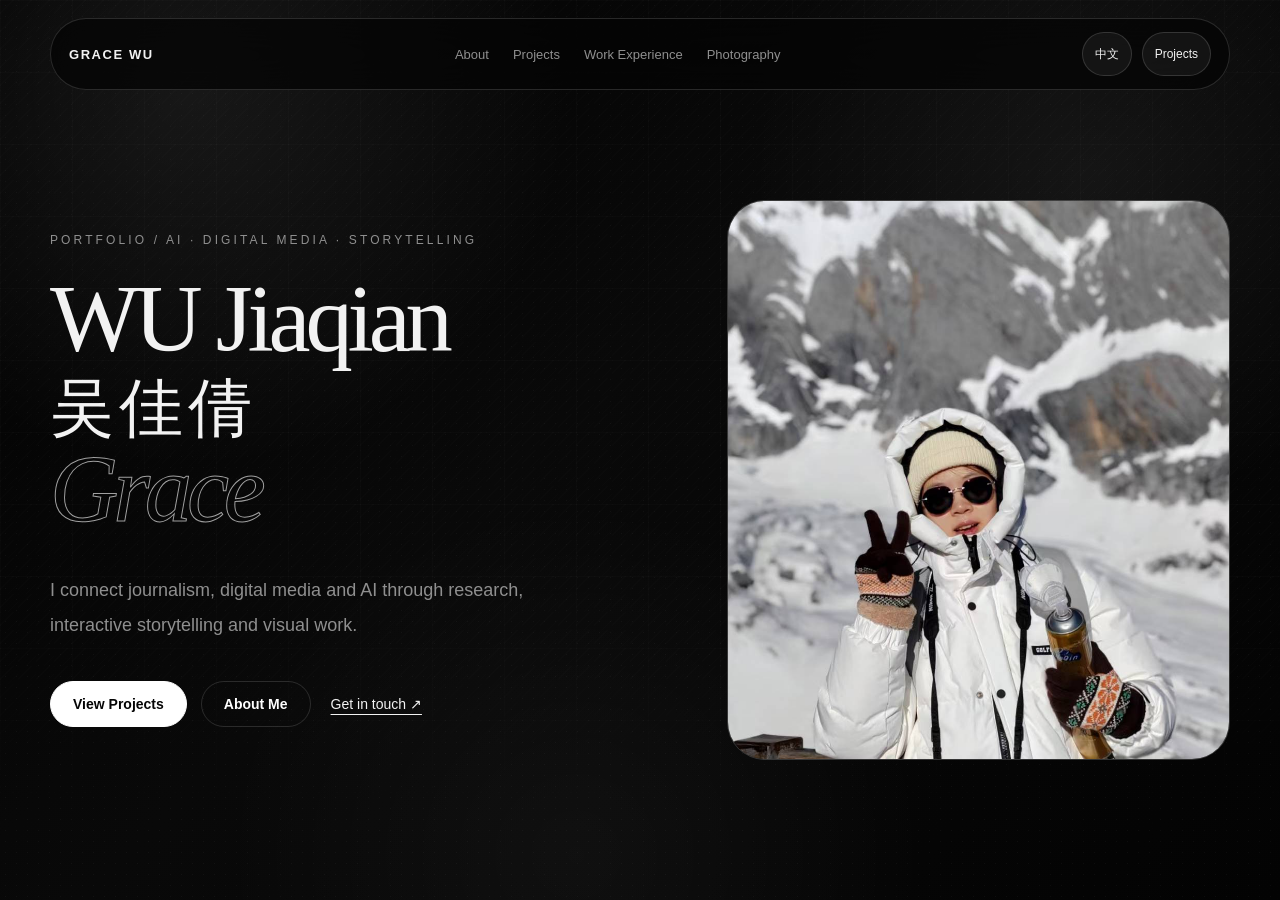
<file: index.html>
<!DOCTYPE html>
<html lang="en">
<head>
  <meta charset="UTF-8" />
  <meta name="viewport" content="width=device-width, initial-scale=1.0" />
  <title>WU Jiaqian | Home</title>
  <meta name="description" content="WU Jiaqian / Grace Wu — AI, digital media, storytelling and visual work. Home." />
  <link rel="stylesheet" href="style.css" />
</head>

<body data-page-en="Home" data-page-zh="首页">
  <a class="skip-link" href="#main" data-en="Skip to content" data-zh="跳转到正文">Skip to content</a>
  <nav class="navbar" aria-label="Main navigation" data-aria-en="Main navigation" data-aria-zh="主导航">
    <a href="index.html" class="logo">GRACE WU</a>

    <div class="nav-links" id="primaryNav">
      <a href="about.html" data-en="About" data-zh="关于我">About</a>
      <a href="projects.html" data-en="Projects" data-zh="项目">Projects</a>
      <a href="work.html" data-en="Work Experience" data-zh="实习经历">Work Experience</a>
      <a href="photography.html" data-en="Photography" data-zh="摄影作品">Photography</a>
    </div>

    <div class="nav-actions">
      <button class="menu-toggle" type="button" aria-controls="primaryNav" aria-expanded="false" data-en="Menu" data-zh="菜单">Menu</button>
      <button type="button" class="lang-btn">中文</button>
      <a href="projects.html" class="nav-pill" data-en="Projects" data-zh="项目">Projects</a>
    </div>
  </nav>

  <main id="main" tabindex="-1" class="home">
    <div class="container home-layout">
      <div class="home-text reveal">
        <div
          class="home-label"
          data-en="Portfolio / AI · Digital Media · Storytelling"
          data-zh="个人作品集 / AI · 数字媒体 · 叙事"
        >
          Portfolio / AI · Digital Media · Storytelling
        </div>

        <h1 class="home-title">
          <span class="home-name-en">WU Jiaqian</span>
          <span class="home-name-zh">吴佳倩</span>
          <span class="outline">Grace</span>
        </h1>

        <p class="home-desc" data-en="I connect journalism, digital media and AI through research, interactive storytelling and visual work." data-zh="从新闻传播出发，我通过研究、互动叙事与视觉创作，探索数字媒体与 AI 的连接。">I connect journalism, digital media and AI through research, interactive storytelling and visual work.</p>

        <div class="home-actions">
          <a href="projects.html" class="btn btn-primary" data-en="View Projects" data-zh="查看项目">View Projects</a>
          <a href="about.html" class="btn btn-secondary" data-en="About Me" data-zh="关于我">About Me</a>
          <a href="mailto:jiaqian021111@163.com" class="home-contact" data-en="Get in touch ↗" data-zh="联系我 ↗">Get in touch ↗</a>
        </div>
      </div>

      <div class="home-image reveal delay-1">
        <img width="1441" height="1080" decoding="async" fetchpriority="high" src="人1.jpg" alt="WU Jiaqian portfolio cover" />

        <!-- 如果要换成视频封面，删除上面的 img，使用下面这一行：
        <video src="videos/home-cover.mp4" autoplay muted loop playsinline></video>
        -->
      </div>
    </div>
  </main>

  <script src="script.js"></script>
</body>
</html>
</file>
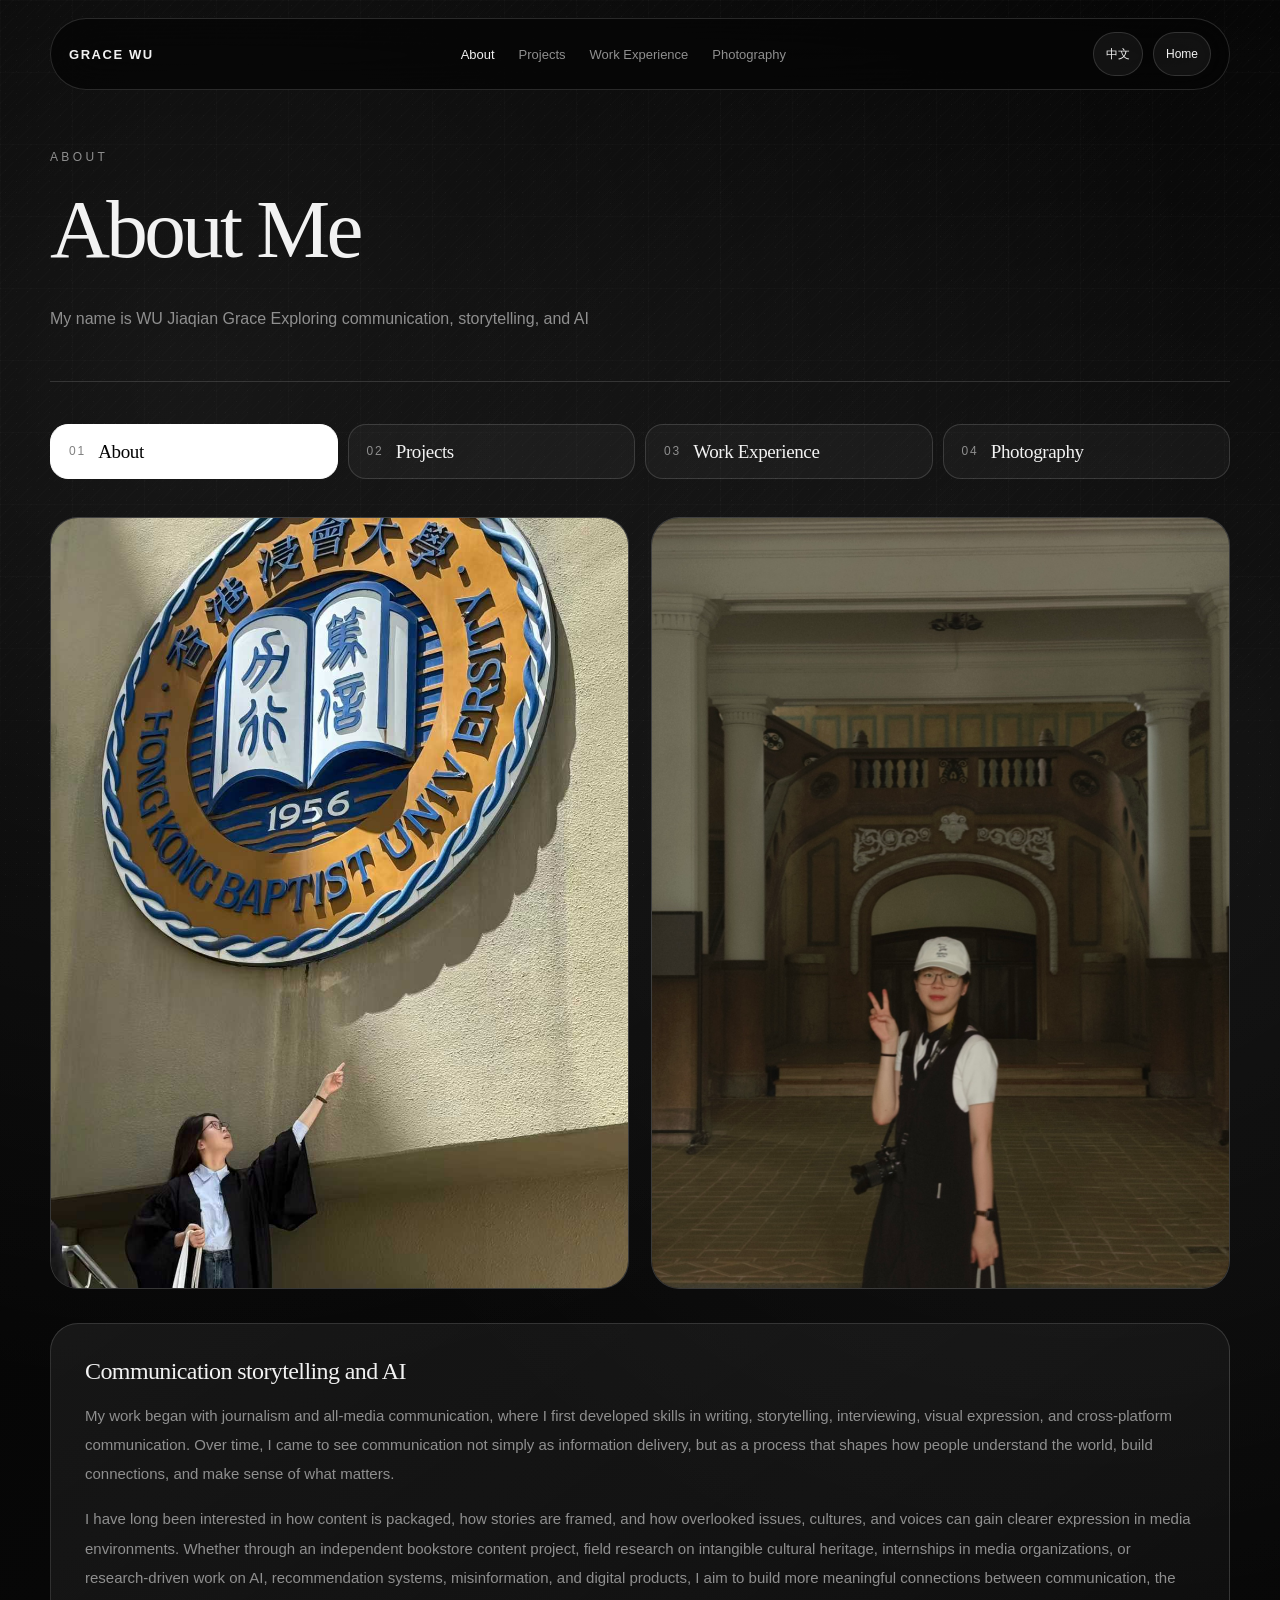
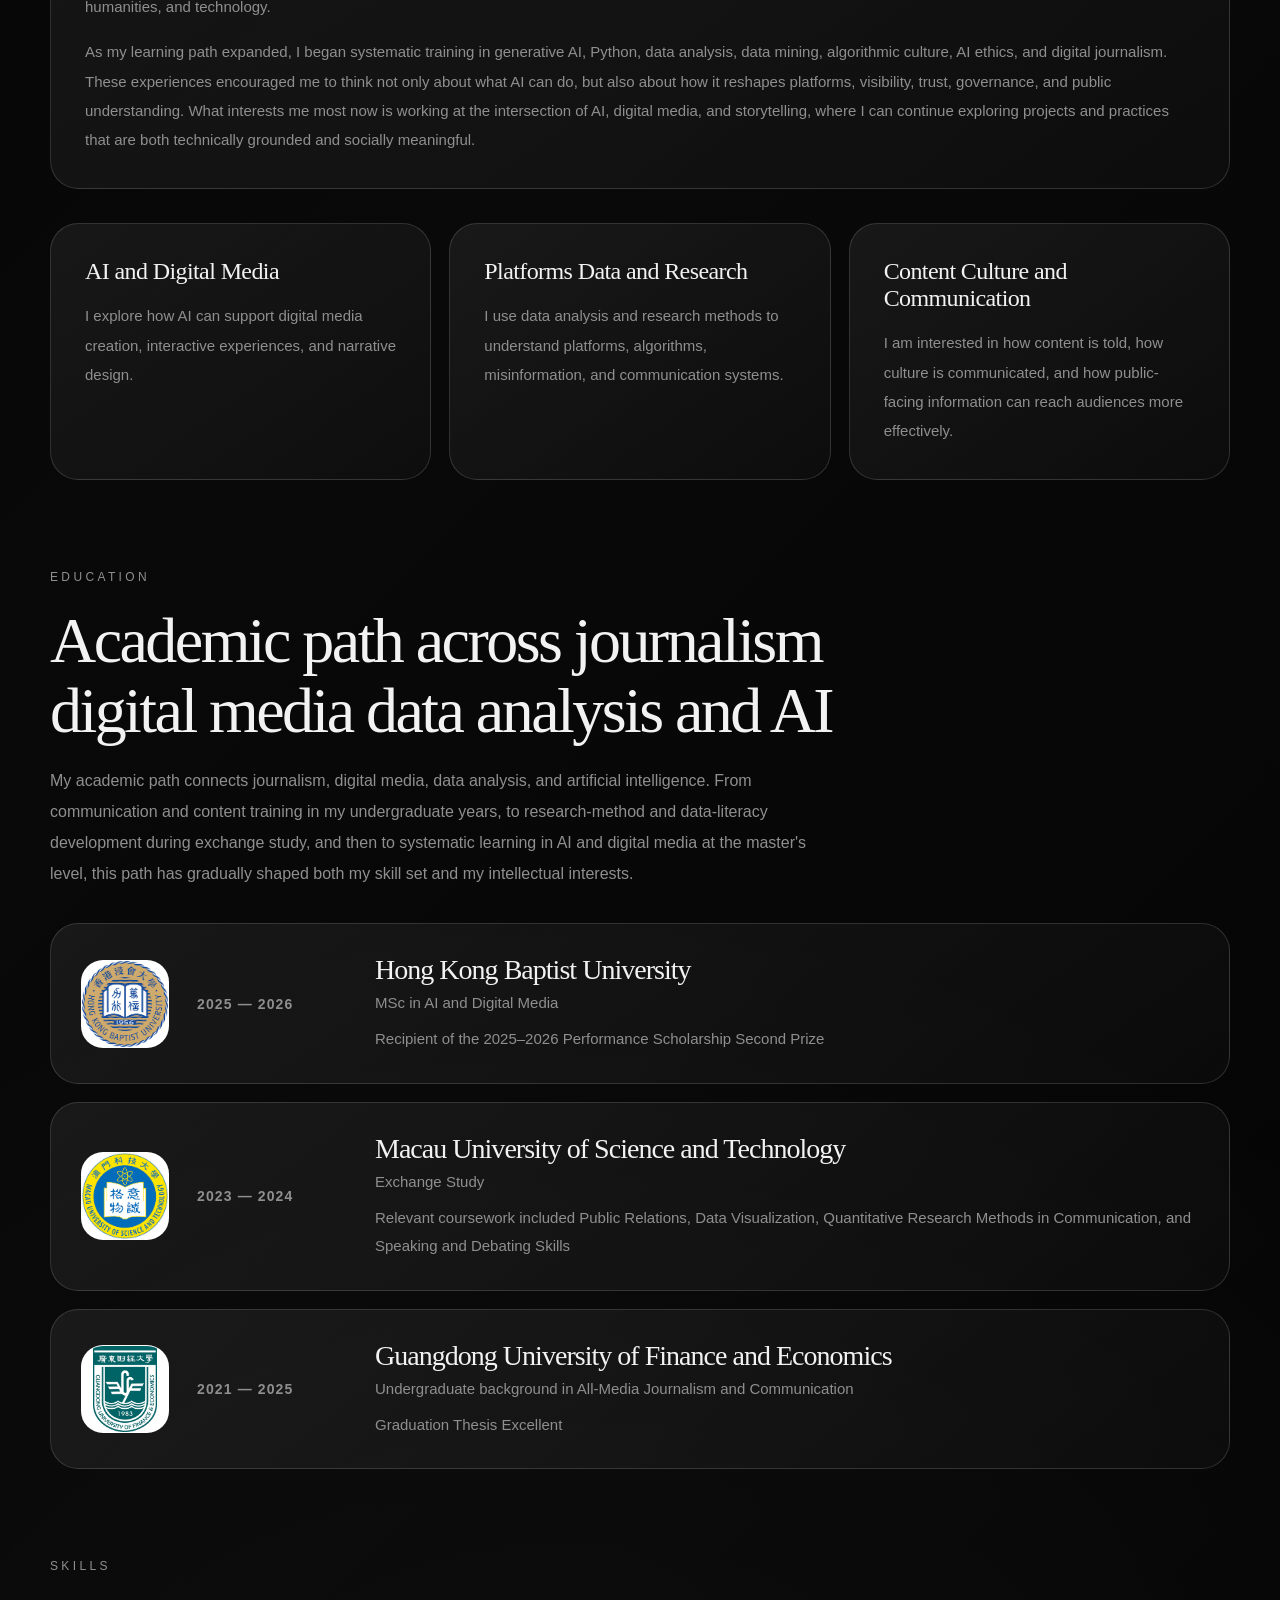
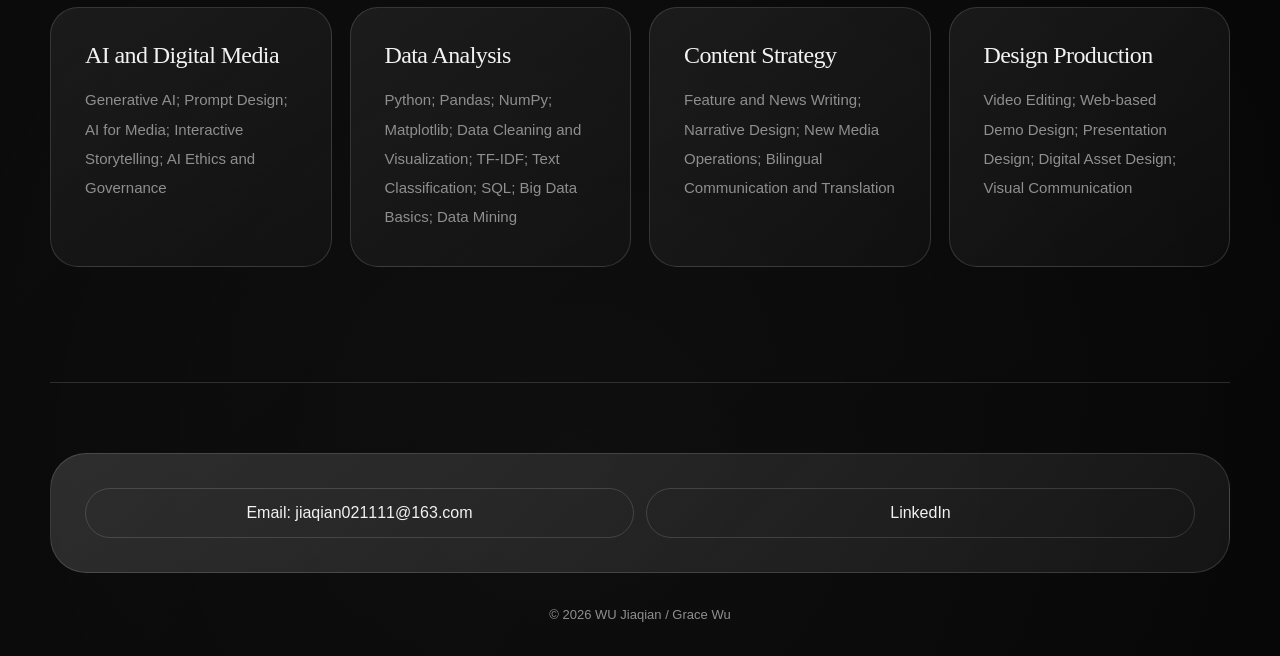
<file: about.html>
<!DOCTYPE html>
<html lang="en">
<head>
  <meta charset="UTF-8" />
  <meta name="viewport" content="width=device-width, initial-scale=1.0" />
  <title>WU Jiaqian | About</title>
  <meta name="description" content="WU Jiaqian / Grace Wu — AI, digital media, storytelling and visual work. About." />
  <link rel="stylesheet" href="style.css" />
</head>

<body data-page-en="About" data-page-zh="关于我">
  <a class="skip-link" href="#main" data-en="Skip to content" data-zh="跳转到正文">Skip to content</a>
  <nav class="navbar" aria-label="Main navigation" data-aria-en="Main navigation" data-aria-zh="主导航">
    <a href="index.html" class="logo">GRACE WU</a>

    <div class="nav-links" id="primaryNav">
      <a href="about.html" class="active" aria-current="page" data-en="About" data-zh="关于我">About</a>
      <a href="projects.html" data-en="Projects" data-zh="项目">Projects</a>
      <a href="work.html" data-en="Work Experience" data-zh="实习经历">Work Experience</a>
      <a href="photography.html" data-en="Photography" data-zh="摄影作品">Photography</a>
    </div>

    <div class="nav-actions">
      <button class="menu-toggle" type="button" aria-controls="primaryNav" aria-expanded="false" data-en="Menu" data-zh="菜单">Menu</button>
      <button type="button" class="lang-btn">中文</button>
      <a href="index.html" class="nav-pill" data-en="Home" data-zh="首页">Home</a>
    </div>
  </nav>

  <main id="main" tabindex="-1" class="page">
    <div class="container">
      <section class="page-hero reveal">
        <div class="page-kicker" data-en="About" data-zh="关于我">About</div>

        <h1 class="page-title" data-en="About Me" data-zh="关于我">
          About Me
        </h1>

        <p
          class="page-desc"
          data-en="My name is WU Jiaqian Grace Exploring communication, storytelling, and AI"
          data-zh="我是吴佳倩 Grace 持续探索传播、叙事与人工智能之间的连接"
        >
          My name is WU Jiaqian Grace Exploring communication, storytelling, and AI
        </p>
      </section>

      <section class="page-directory reveal delay-1">
        <a href="about.html" class="directory-item active" aria-current="page">
          <span>01</span>
          <strong data-en="About" data-zh="关于我">About</strong>
        </a>

        <a href="projects.html" class="directory-item">
          <span>02</span>
          <strong data-en="Projects" data-zh="项目">Projects</strong>
        </a>

        <a href="work.html" class="directory-item">
          <span>03</span>
          <strong data-en="Work Experience" data-zh="实习经历">Work Experience</strong>
        </a>

        <a href="photography.html" class="directory-item">
          <span>04</span>
          <strong data-en="Photography" data-zh="摄影作品">Photography</strong>
        </a>
      </section>

      <section class="about-photo-pair reveal">
        <div class="portrait-card tall">
          <img width="1080" height="1440" decoding="async" loading="lazy" src="人2.jpg" alt="WU Jiaqian portrait 1" />
        </div>

        <div class="portrait-card">
          <img width="2784" height="4176" decoding="async" loading="lazy" src="人3.JPG" alt="WU Jiaqian portrait 2" />
        </div>
      </section>

      <section class="card reveal about-story-card">
        <h2
          data-en="Communication storytelling and AI"
          data-zh="传播 叙事 与人工智能"
        >
          Communication storytelling and AI
        </h2>

        <p
          data-en="My work began with journalism and all-media communication, where I first developed skills in writing, storytelling, interviewing, visual expression, and cross-platform communication. Over time, I came to see communication not simply as information delivery, but as a process that shapes how people understand the world, build connections, and make sense of what matters."
          data-zh="我的学习与实践从新闻学和全媒体传播开始。在这一阶段，我逐渐建立了写作、叙事、采访、视觉表达与跨平台传播能力。随着学习深入，我开始意识到传播并不只是信息传递，它也会影响人们如何理解世界、建立连接，并判断什么是重要的。"
        >
          My work began with journalism and all-media communication, where I first developed skills in writing, storytelling, interviewing, visual expression, and cross-platform communication. Over time, I came to see communication not simply as information delivery, but as a process that shapes how people understand the world, build connections, and make sense of what matters.
        </p>

        <p
          data-en="I have long been interested in how content is packaged, how stories are framed, and how overlooked issues, cultures, and voices can gain clearer expression in media environments. Whether through an independent bookstore content project, field research on intangible cultural heritage, internships in media organizations, or research-driven work on AI, recommendation systems, misinformation, and digital products, I aim to build more meaningful connections between communication, the humanities, and technology."
          data-zh="我长期关注内容如何被包装、故事如何被组织，以及被忽视的问题、文化和声音如何在媒体环境中获得更清晰的表达。无论是独立书店内容项目、非遗田野调研、媒体机构实习，还是围绕 AI、推荐系统、虚假信息与数字产品展开的研究型项目，我都希望在传播、人文与技术之间建立更有意义的连接。"
        >
          I have long been interested in how content is packaged, how stories are framed, and how overlooked issues, cultures, and voices can gain clearer expression in media environments. Whether through an independent bookstore content project, field research on intangible cultural heritage, internships in media organizations, or research-driven work on AI, recommendation systems, misinformation, and digital products, I aim to build more meaningful connections between communication, the humanities, and technology.
        </p>

        <p
          data-en="As my learning path expanded, I began systematic training in generative AI, Python, data analysis, data mining, algorithmic culture, AI ethics, and digital journalism. These experiences encouraged me to think not only about what AI can do, but also about how it reshapes platforms, visibility, trust, governance, and public understanding. What interests me most now is working at the intersection of AI, digital media, and storytelling, where I can continue exploring projects and practices that are both technically grounded and socially meaningful."
          data-zh="随着学习路径不断拓展，我开始系统接触生成式 AI、Python、数据分析、数据挖掘、算法文化、AI 伦理与数字新闻等内容。这些经历促使我不仅思考 AI 能做什么，也思考它如何重塑平台、可见性、信任、治理与公共理解。现在我最感兴趣的是在 AI、数字媒体与叙事的交叉处继续探索兼具技术基础与社会意义的项目和实践。"
        >
          As my learning path expanded, I began systematic training in generative AI, Python, data analysis, data mining, algorithmic culture, AI ethics, and digital journalism. These experiences encouraged me to think not only about what AI can do, but also about how it reshapes platforms, visibility, trust, governance, and public understanding. What interests me most now is working at the intersection of AI, digital media, and storytelling, where I can continue exploring projects and practices that are both technically grounded and socially meaningful.
        </p>
      </section>

      <section class="focus-grid reveal">
        <div class="card">
          <h2 data-en="AI and Digital Media" data-zh="AI 与数字媒体">AI and Digital Media</h2>
          <p
            data-en="I explore how AI can support digital media creation, interactive experiences, and narrative design."
            data-zh="我探索 AI 如何支持数字媒体创作、互动体验与叙事设计。"
          >
            I explore how AI can support digital media creation, interactive experiences, and narrative design.
          </p>
        </div>

        <div class="card">
          <h2 data-en="Platforms Data and Research" data-zh="平台 数据 与研究">Platforms Data and Research</h2>
          <p
            data-en="I use data analysis and research methods to understand platforms, algorithms, misinformation, and communication systems."
            data-zh="我使用数据分析和研究方法理解平台、算法、虚假信息与传播系统。"
          >
            I use data analysis and research methods to understand platforms, algorithms, misinformation, and communication systems.
          </p>
        </div>

        <div class="card">
          <h2 data-en="Content Culture and Communication" data-zh="内容 文化 与传播">Content Culture and Communication</h2>
          <p
            data-en="I am interested in how content is told, how culture is communicated, and how public-facing information can reach audiences more effectively."
            data-zh="我关注内容如何被讲述、文化如何被传播，以及面向公众的信息如何更有效地触达受众。"
          >
            I am interested in how content is told, how culture is communicated, and how public-facing information can reach audiences more effectively.
          </p>
        </div>
      </section>

      <section class="education-section reveal">
        <div class="section-mini-head">
          <div class="page-kicker" data-en="Education" data-zh="教育背景">Education</div>

          <h2
            class="education-title"
            data-en="Academic path across journalism digital media data analysis and AI"
            data-zh="连接新闻传播 数字媒体 数据分析 与人工智能的学习路径"
          >
            Academic path across journalism digital media data analysis and AI
          </h2>

          <p
            class="page-desc"
            data-en="My academic path connects journalism, digital media, data analysis, and artificial intelligence. From communication and content training in my undergraduate years, to research-method and data-literacy development during exchange study, and then to systematic learning in AI and digital media at the master's level, this path has gradually shaped both my skill set and my intellectual interests."
            data-zh="我的学习路径连接了新闻传播、数字媒体、数据分析与人工智能。从本科阶段的传播与内容训练，到交换学习期间的研究方法和数据素养积累，再到硕士阶段对 AI 与数字媒体的系统学习，这条路径逐渐塑造了我的能力结构和学术兴趣。"
          >
            My academic path connects journalism, digital media, data analysis, and artificial intelligence. From communication and content training in my undergraduate years, to research-method and data-literacy development during exchange study, and then to systematic learning in AI and digital media at the master's level, this path has gradually shaped both my skill set and my intellectual interests.
          </p>
        </div>

        <div class="education-list">
          <div class="education-card reveal delay-1">
            <div class="logo-frame logo-frame--hkbu">
            <img src="HKBU.png" width="224" height="225" decoding="async" loading="lazy" alt="Hong Kong Baptist University logo" />
          </div>

            <div class="education-year">2025 — 2026</div>

            <div class="education-content">
              <h3 data-en="Hong Kong Baptist University" data-zh="香港浸会大学">Hong Kong Baptist University</h3>
              <h4 data-en="MSc in AI and Digital Media" data-zh="人工智能与数字媒体 硕士">MSc in AI and Digital Media</h4>
              <p
                data-en="Recipient of the 2025–2026 Performance Scholarship Second Prize"
                data-zh="获得 2025–2026 学年表现奖学金 二等奖"
              >
                Recipient of the 2025–2026 Performance Scholarship Second Prize
              </p>
            </div>
          </div>

          <div class="education-card reveal delay-2">
            <div class="logo-frame logo-frame--must">
            <img src="MUST.png" width="225" height="225" decoding="async" loading="lazy" alt="Macau University of Science and Technology logo" />
          </div>

            <div class="education-year">2023 — 2024</div>

            <div class="education-content">
              <h3 data-en="Macau University of Science and Technology" data-zh="澳门科技大学">Macau University of Science and Technology</h3>
              <h4 data-en="Exchange Study" data-zh="交换学习">Exchange Study</h4>
              <p
                data-en="Relevant coursework included Public Relations, Data Visualization, Quantitative Research Methods in Communication, and Speaking and Debating Skills"
                data-zh="相关课程包括公共关系、数据可视化、传播定量研究方法，以及演讲与辩论技巧"
              >
                Relevant coursework included Public Relations, Data Visualization, Quantitative Research Methods in Communication, and Speaking and Debating Skills.
              </p>
            </div>
          </div>

          <div class="education-card reveal delay-3">
            <div class="logo-frame logo-frame--gdufe">
            <img src="GDUFE.png" width="194" height="259" decoding="async" loading="lazy" alt="Guangdong University of Finance and Economics logo" />
          </div>

            <div class="education-year">2021 — 2025</div>

            <div class="education-content">
              <h3 data-en="Guangdong University of Finance and Economics" data-zh="广东财经大学">Guangdong University of Finance and Economics</h3>
              <h4
                data-en="Undergraduate background in All-Media Journalism and Communication"
                data-zh="全媒体新闻传播相关本科背景"
              >
                Undergraduate background in All-Media Journalism and Communication
              </h4>
              <p data-en="Graduation Thesis Excellent" data-zh="毕业论文 优秀">
                Graduation Thesis Excellent
              </p>
            </div>
          </div>
        </div>
      </section>

      <section class="skills-section reveal">
        <div class="section-mini-head">
          <div class="page-kicker" data-en="Skills" data-zh="技能">Skills</div>
        </div>

        <div class="skills-grid">
          <div class="card">
            <h2 data-en="AI and Digital Media" data-zh="AI 与数字媒体">AI and Digital Media</h2>
            <p
              data-en="Generative AI; Prompt Design; AI for Media; Interactive Storytelling; AI Ethics and Governance"
              data-zh="生成式 AI；提示词设计；媒体中的 AI 应用；互动叙事；AI 伦理与治理"
            >
              Generative AI; Prompt Design; AI for Media; Interactive Storytelling; AI Ethics and Governance
            </p>
          </div>

          <div class="card">
            <h2 data-en="Data Analysis" data-zh="数据分析">Data Analysis</h2>
            <p
              data-en="Python; Pandas; NumPy; Matplotlib; Data Cleaning and Visualization; TF-IDF; Text Classification; SQL; Big Data Basics; Data Mining"
              data-zh="Python；Pandas；NumPy；Matplotlib；数据清洗与可视化；TF-IDF；文本分类；SQL；大数据基础；数据挖掘"
            >
              Python; Pandas; NumPy; Matplotlib; Data Cleaning and Visualization; TF-IDF; Text Classification; SQL; Big Data Basics; Data Mining
            </p>
          </div>

          <div class="card">
            <h2 data-en="Content Strategy" data-zh="内容策略">Content Strategy</h2>
            <p
              data-en="Feature and News Writing; Narrative Design; New Media Operations; Bilingual Communication and Translation"
              data-zh="特写与新闻写作；叙事设计；新媒体运营；双语传播与翻译"
            >
              Feature and News Writing; Narrative Design; New Media Operations; Bilingual Communication and Translation
            </p>
          </div>

          <div class="card">
            <h2 data-en="Design Production" data-zh="设计制作">Design Production</h2>
            <p
              data-en="Video Editing; Web-based Demo Design; Presentation Design; Digital Asset Design; Visual Communication"
              data-zh="视频剪辑；网页 Demo 设计；演示文稿设计；数字素材设计；视觉传播"
            >
              Video Editing; Web-based Demo Design; Presentation Design; Digital Asset Design; Visual Communication
            </p>
          </div>
        </div>
      </section>

      <footer class="contact-footer">
        <div class="contact-box compact-contact">
          <div class="contact-links">
            <a href="mailto:jiaqian021111@163.com">Email: jiaqian021111@163.com</a>
            <a href="https://www.linkedin.com/in/jiaqian-wu-920133360" target="_blank" rel="noopener noreferrer">LinkedIn</a>
          </div>
        </div>

        <p class="footer-note">© 2026 WU Jiaqian / Grace Wu</p>
      </footer>
    </div>
  </main>

  <script src="script.js"></script>
</body>
</html>
</file>
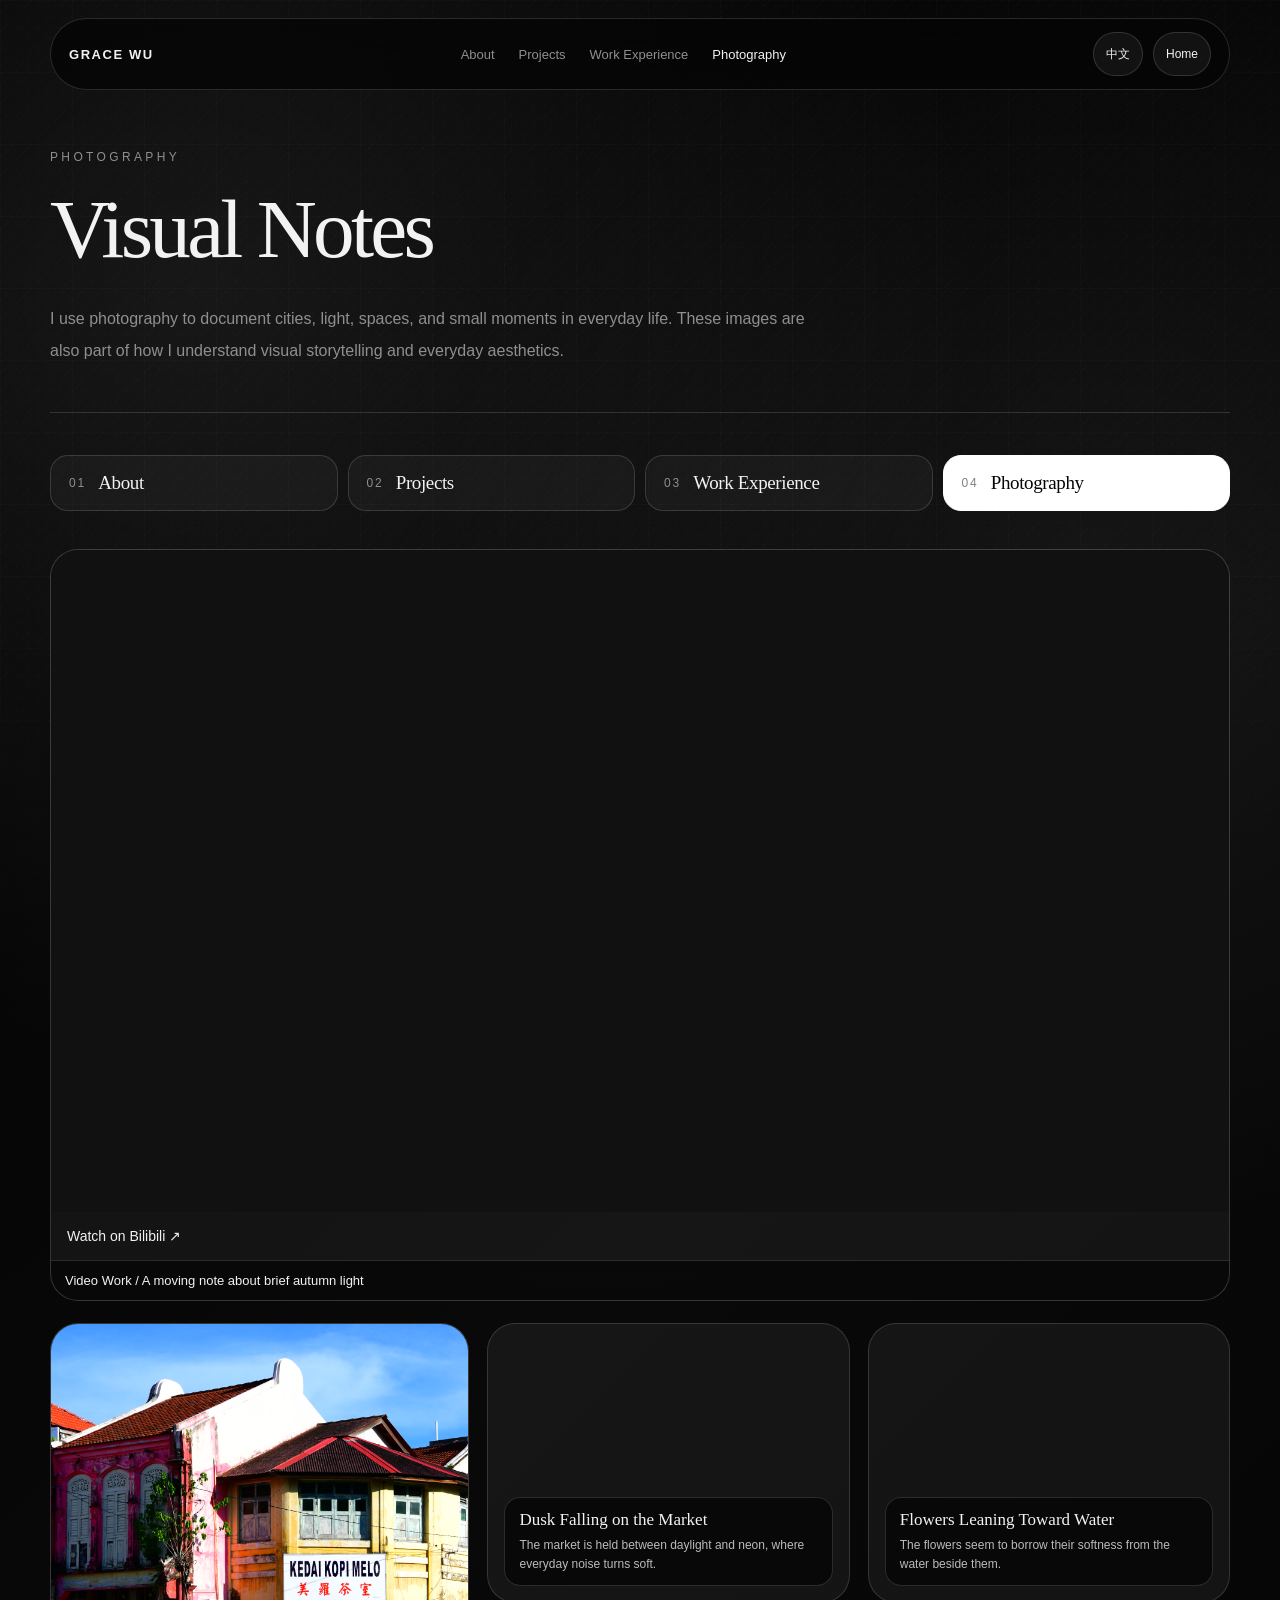
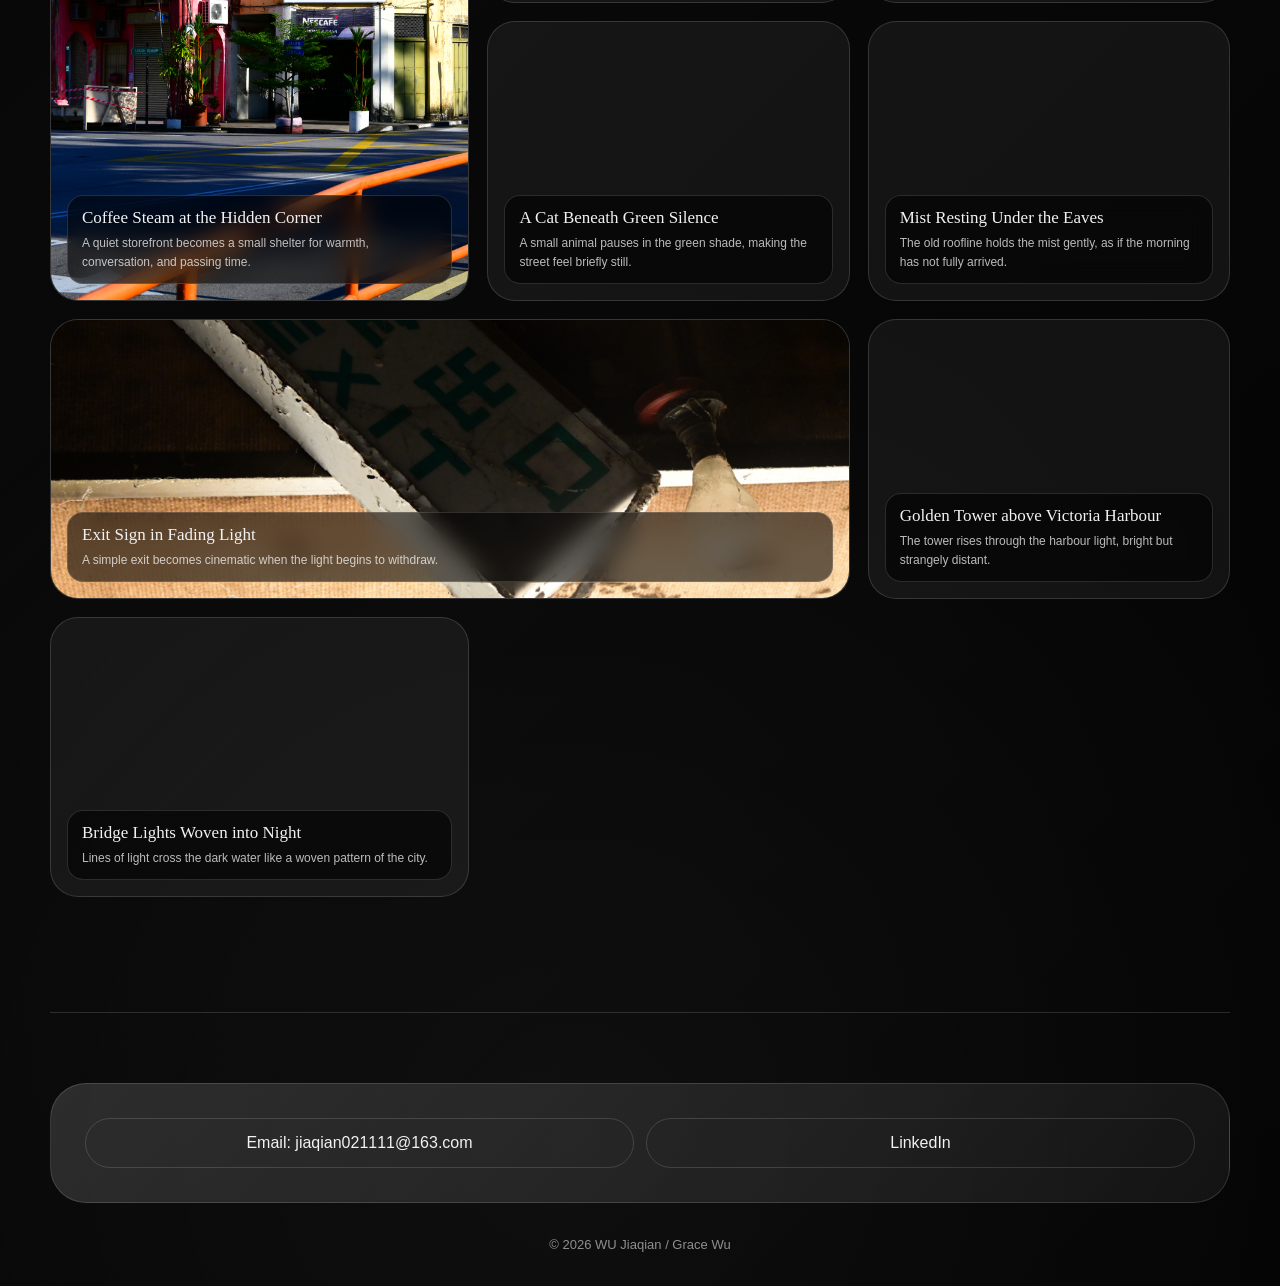
<file: photography.html>
<!DOCTYPE html>
<html lang="en">
<head>
  <meta charset="UTF-8" />
  <meta name="viewport" content="width=device-width, initial-scale=1.0" />
  <title>WU Jiaqian | Photography</title>
  <meta name="description" content="WU Jiaqian / Grace Wu — AI, digital media, storytelling and visual work. Photography." />
  <link rel="stylesheet" href="style.css" />
</head>

<body data-page-en="Photography" data-page-zh="摄影作品">
  <a class="skip-link" href="#main" data-en="Skip to content" data-zh="跳转到正文">Skip to content</a>
  <nav class="navbar" aria-label="Main navigation" data-aria-en="Main navigation" data-aria-zh="主导航">
    <a href="index.html" class="logo">GRACE WU</a>

    <div class="nav-links" id="primaryNav">
      <a href="about.html" data-en="About" data-zh="关于我">About</a>
      <a href="projects.html" data-en="Projects" data-zh="项目">Projects</a>
      <a href="work.html" data-en="Work Experience" data-zh="实习经历">Work Experience</a>
      <a href="photography.html" class="active" aria-current="page" data-en="Photography" data-zh="摄影作品">Photography</a>
    </div>

    <div class="nav-actions">
      <button class="menu-toggle" type="button" aria-controls="primaryNav" aria-expanded="false" data-en="Menu" data-zh="菜单">Menu</button>
      <button type="button" class="lang-btn">中文</button>
      <a href="index.html" class="nav-pill" data-en="Home" data-zh="首页">Home</a>
    </div>
  </nav>

  <main id="main" tabindex="-1" class="page">
    <div class="container">
      <section class="page-hero reveal">
        <div class="page-kicker" data-en="Photography" data-zh="摄影作品">Photography</div>

        <h1 class="page-title" data-en="Visual Notes" data-zh="视觉笔记">
          Visual Notes
        </h1>

        <p
          class="page-desc"
          data-en="I use photography to document cities, light, spaces, and small moments in everyday life. These images are also part of how I understand visual storytelling and everyday aesthetics."
          data-zh="我用摄影记录城市、光线、空间和日常生活中的细小瞬间。这些影像也是我理解视觉叙事与日常美学的一部分。"
        >
          I use photography to document cities, light, spaces, and small moments in everyday life. These images are also part of how I understand visual storytelling and everyday aesthetics.
        </p>
      </section>

      <section class="page-directory reveal delay-1">
        <a href="about.html" class="directory-item">
          <span>01</span>
          <strong data-en="About" data-zh="关于我">About</strong>
        </a>

        <a href="projects.html" class="directory-item">
          <span>02</span>
          <strong data-en="Projects" data-zh="项目">Projects</strong>
        </a>

        <a href="work.html" class="directory-item">
          <span>03</span>
          <strong data-en="Work Experience" data-zh="实习经历">Work Experience</strong>
        </a>

        <a href="photography.html" class="directory-item active" aria-current="page">
          <span>04</span>
          <strong data-en="Photography" data-zh="摄影作品">Photography</strong>
        </a>
      </section>

      <section class="video-feature reveal">
        <div class="embed-wrap">
          <iframe
            src="https://player.bilibili.com/player.html?isOutside=true&amp;aid=116574153351161&amp;bvid=BV1uK5h66E8n&amp;cid=38338432832&amp;p=1"
            loading="lazy" title="Brief Autumn Light"
            scrolling="no"
            frameborder="0"
            allowfullscreen="true">
          </iframe>
        </div>
        <a class="media-link" href="https://www.bilibili.com/video/BV1uK5h66E8n/" target="_blank" rel="noopener noreferrer" data-en="Watch on Bilibili ↗" data-zh="在哔哩哔哩观看 ↗">Watch on Bilibili ↗</a>
        <div
          class="photo-caption static"
          data-en="Video Work / A moving note about brief autumn light"
          data-zh="视频作品 / 关于短暂秋光的一则流动画面"
        >
          Video Work / A moving note about brief autumn light
        </div>
      </section>

      <section class="photo-grid eight-grid reveal">
        <button
          class="photo-card large photo-open"
          type="button"
          data-src="美罗茶室.JPG"
          data-title-en="Coffee Steam at the Hidden Corner"
          data-title-zh="隐角咖啡的热气"
          data-desc-en="A quiet storefront becomes a small shelter for warmth, conversation, and passing time."
          data-desc-zh="一处安静的店面像临时的避风港，收纳热气、交谈与缓慢经过的时间。"
        >
          <img width="2784" height="4176" decoding="async" loading="lazy" src="美罗茶室.JPG" alt="Coffee Steam at the Hidden Corner" />
          <div class="photo-caption">
            <strong data-en="Coffee Steam at the Hidden Corner" data-zh="隐角咖啡的热气">Coffee Steam at the Hidden Corner</strong>
            <span
              data-en="A quiet storefront becomes a small shelter for warmth, conversation, and passing time."
              data-zh="一处安静的店面像临时的避风港，收纳热气、交谈与缓慢经过的时间。"
            >
              A quiet storefront becomes a small shelter for warmth, conversation, and passing time.
            </span>
          </div>
        </button>

        <button
          class="photo-card photo-open"
          type="button"
          data-src="鸡场街.JPG"
          data-title-en="Dusk Falling on the Market"
          data-title-zh="黄昏落在市场上"
          data-desc-en="The market is held between daylight and neon, where everyday noise turns soft."
          data-desc-zh="市场停在天光与霓虹之间，日常的喧闹也被暮色放轻。"
        >
          <img width="4176" height="2784" decoding="async" loading="lazy" src="鸡场街.JPG" alt="Dusk Falling on the Market" />
          <div class="photo-caption">
            <strong data-en="Dusk Falling on the Market" data-zh="黄昏落在市场上">Dusk Falling on the Market</strong>
            <span
              data-en="The market is held between daylight and neon, where everyday noise turns soft."
              data-zh="市场停在天光与霓虹之间，日常的喧闹也被暮色放轻。"
            >
              The market is held between daylight and neon, where everyday noise turns soft.
            </span>
          </div>
        </button>

        <button
          class="photo-card photo-open"
          type="button"
          data-src="河边花.JPG"
          data-title-en="Flowers Leaning Toward Water"
          data-title-zh="向水而开的花"
          data-desc-en="The flowers seem to borrow their softness from the water beside them."
          data-desc-zh="花像是向水借来了一点柔软，在边界处安静开放。"
        >
          <img width="4176" height="2784" decoding="async" loading="lazy" src="河边花.JPG" alt="Flowers Leaning Toward Water" />
          <div class="photo-caption">
            <strong data-en="Flowers Leaning Toward Water" data-zh="向水而开的花">Flowers Leaning Toward Water</strong>
            <span
              data-en="The flowers seem to borrow their softness from the water beside them."
              data-zh="花像是向水借来了一点柔软，在边界处安静开放。"
            >
              The flowers seem to borrow their softness from the water beside them.
            </span>
          </div>
        </button>

        <button
          class="photo-card photo-open"
          type="button"
          data-src="猫咪.JPG"
          data-title-en="A Cat Beneath Green Silence"
          data-title-zh="绿荫下的猫"
          data-desc-en="A small animal pauses in the green shade, making the street feel briefly still."
          data-desc-zh="一只猫停在绿荫里，让街道在片刻之间慢了下来。"
        >
          <img width="2784" height="4176" decoding="async" loading="lazy" src="猫咪.JPG" alt="A Cat Beneath Green Silence" />
          <div class="photo-caption">
            <strong data-en="A Cat Beneath Green Silence" data-zh="绿荫下的猫">A Cat Beneath Green Silence</strong>
            <span
              data-en="A small animal pauses in the green shade, making the street feel briefly still."
              data-zh="一只猫停在绿荫里，让街道在片刻之间慢了下来。"
            >
              A small animal pauses in the green shade, making the street feel briefly still.
            </span>
          </div>
        </button>

        <button
          class="photo-card photo-open"
          type="button"
          data-src="雨落屋檐.jpg"
          data-title-en="Mist Resting Under the Eaves"
          data-title-zh="雾栖檐下"
          data-desc-en="The old roofline holds the mist gently, as if the morning has not fully arrived."
          data-desc-zh="旧屋檐轻轻托住雾气，像清晨还没有真正抵达。"
        >
          <img width="4096" height="2730" decoding="async" loading="lazy" src="雨落屋檐.jpg" alt="Mist Resting Under the Eaves" />
          <div class="photo-caption">
            <strong data-en="Mist Resting Under the Eaves" data-zh="雾栖檐下">Mist Resting Under the Eaves</strong>
            <span
              data-en="The old roofline holds the mist gently, as if the morning has not fully arrived."
              data-zh="旧屋檐轻轻托住雾气，像清晨还没有真正抵达。"
            >
              The old roofline holds the mist gently, as if the morning has not fully arrived.
            </span>
          </div>
        </button>

        <button
          class="photo-card wide photo-open"
          type="button"
          data-src="出口.JPG"
          data-title-en="Exit Sign in Fading Light"
          data-title-zh="褪色光线里的出口"
          data-desc-en="A simple exit becomes cinematic when the light begins to withdraw."
          data-desc-zh="当光线慢慢退去，一个普通出口也有了电影般的停顿。"
        >
          <img width="4176" height="2784" decoding="async" loading="lazy" src="出口.JPG" alt="Exit Sign in Fading Light" />
          <div class="photo-caption">
            <strong data-en="Exit Sign in Fading Light" data-zh="褪色光线里的出口">Exit Sign in Fading Light</strong>
            <span
              data-en="A simple exit becomes cinematic when the light begins to withdraw."
              data-zh="当光线慢慢退去，一个普通出口也有了电影般的停顿。"
            >
              A simple exit becomes cinematic when the light begins to withdraw.
            </span>
          </div>
        </button>

        <button
          class="photo-card photo-open"
          type="button"
          data-src="维港.JPG"
          data-title-en="Golden Tower above Victoria Harbour"
          data-title-zh="维港之上的金色塔影"
          data-desc-en="The tower rises through the harbour light, bright but strangely distant."
          data-desc-zh="塔影从维港的光里升起，明亮，却又带着一点遥远。"
        >
          <img width="2784" height="4176" decoding="async" loading="lazy" src="维港.JPG" alt="Golden Tower above Victoria Harbour" />
          <div class="photo-caption">
            <strong data-en="Golden Tower above Victoria Harbour" data-zh="维港之上的金色塔影">Golden Tower above Victoria Harbour</strong>
            <span
              data-en="The tower rises through the harbour light, bright but strangely distant."
              data-zh="塔影从维港的光里升起，明亮，却又带着一点遥远。"
            >
              The tower rises through the harbour light, bright but strangely distant.
            </span>
          </div>
        </button>

        <button
          class="photo-card photo-open"
          type="button"
          data-src="夜桥.JPG"
          data-title-en="Bridge Lights Woven into Night"
          data-title-zh="桥灯织进夜色"
          data-desc-en="Lines of light cross the dark water like a woven pattern of the city."
          data-desc-zh="灯线穿过暗水，像城市在夜里织出的一段纹样。"
        >
          <img width="2784" height="4176" decoding="async" loading="lazy" src="夜桥.JPG" alt="Bridge Lights Woven into Night" />
          <div class="photo-caption">
            <strong data-en="Bridge Lights Woven into Night" data-zh="桥灯织进夜色">Bridge Lights Woven into Night</strong>
            <span
              data-en="Lines of light cross the dark water like a woven pattern of the city."
              data-zh="灯线穿过暗水，像城市在夜里织出的一段纹样。"
            >
              Lines of light cross the dark water like a woven pattern of the city.
            </span>
          </div>
        </button>
      </section>

      <footer class="contact-footer">
        <div class="contact-box compact-contact">
          <div class="contact-links">
            <a href="mailto:jiaqian021111@163.com">Email: jiaqian021111@163.com</a>
            <a href="https://www.linkedin.com/in/jiaqian-wu-920133360" target="_blank" rel="noopener noreferrer">LinkedIn</a>
          </div>
        </div>

        <p class="footer-note">© 2026 WU Jiaqian / Grace Wu</p>
      </footer>
    </div>
  </main>

  <div class="modal photo-modal" id="photoModal" role="dialog" aria-modal="true" aria-hidden="true" aria-labelledby="photoModalTitle">
    <div class="photo-modal-box">
      <button class="modal-close photo-modal-close" id="photoModalClose" type="button" aria-label="Close" data-aria-en="Close" data-aria-zh="关闭">×</button>
      <img id="photoModalImg" alt="Full photography work" />
      <div class="photo-modal-text">
        <h2 id="photoModalTitle"></h2>
        <p id="photoModalDesc"></p>
        <a id="photoOriginal" class="photo-original" target="_blank" rel="noopener noreferrer" data-en="View full-size image ↗" data-zh="查看原图 ↗">View full-size image ↗</a>
      </div>
    </div>
  </div>

  <script src="script.js"></script>
</body>
</html>
</file>
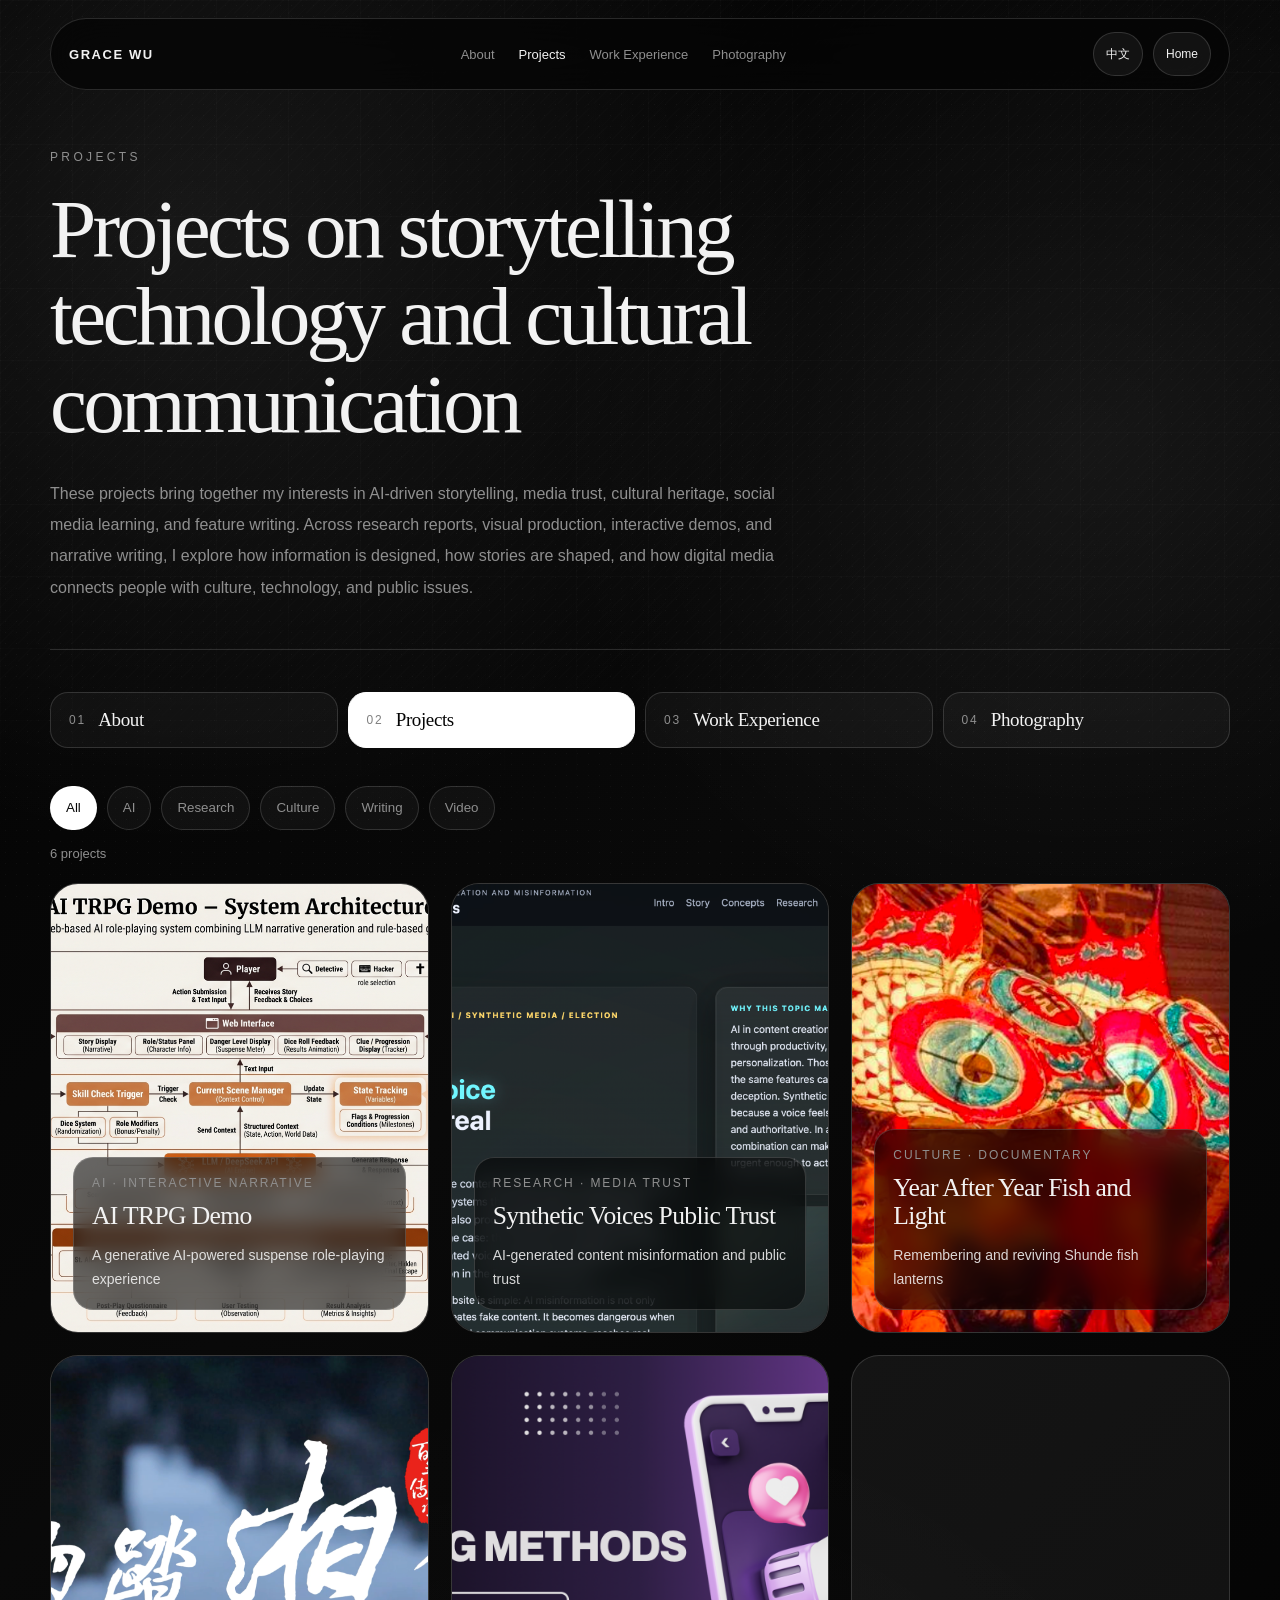
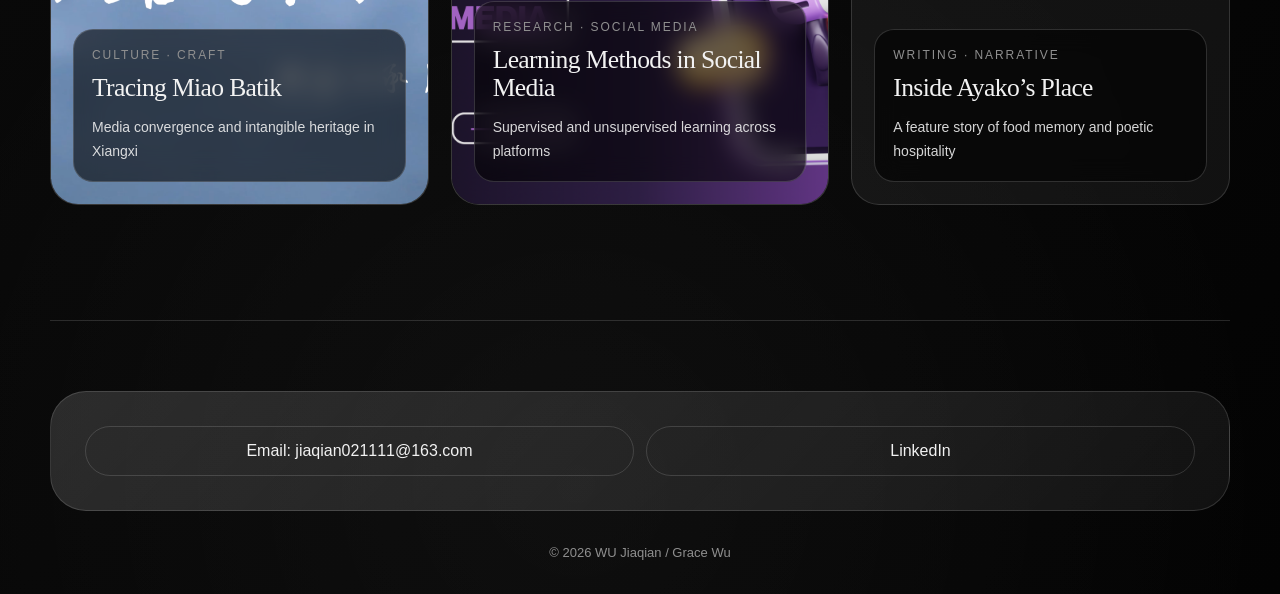
<file: projects.html>
<!DOCTYPE html>
<html lang="en">
<head>
  <meta charset="UTF-8" />
  <meta name="viewport" content="width=device-width, initial-scale=1.0" />
  <title>WU Jiaqian | Projects</title>
  <meta name="description" content="WU Jiaqian / Grace Wu — AI, digital media, storytelling and visual work. Projects." />
  <link rel="stylesheet" href="style.css" />
</head>

<body data-page-en="Projects" data-page-zh="项目">
  <a class="skip-link" href="#main" data-en="Skip to content" data-zh="跳转到正文">Skip to content</a>
  <nav class="navbar" aria-label="Main navigation" data-aria-en="Main navigation" data-aria-zh="主导航">
    <a href="index.html" class="logo">GRACE WU</a>

    <div class="nav-links" id="primaryNav">
      <a href="about.html" data-en="About" data-zh="关于我">About</a>
      <a href="projects.html" class="active" aria-current="page" data-en="Projects" data-zh="项目">Projects</a>
      <a href="work.html" data-en="Work Experience" data-zh="实习经历">Work Experience</a>
      <a href="photography.html" data-en="Photography" data-zh="摄影作品">Photography</a>
    </div>

    <div class="nav-actions">
      <button class="menu-toggle" type="button" aria-controls="primaryNav" aria-expanded="false" data-en="Menu" data-zh="菜单">Menu</button>
      <button type="button" class="lang-btn">中文</button>
      <a href="index.html" class="nav-pill" data-en="Home" data-zh="首页">Home</a>
    </div>
  </nav>

  <main id="main" tabindex="-1" class="page">
    <div class="container">
      <section class="page-hero reveal">
        <div class="page-kicker" data-en="Projects" data-zh="项目">Projects</div>
<h1
  class="page-title"
  data-en="Projects on storytelling technology and cultural communication"
  data-zh="关于叙事 技术与文化传播的项目实践"
>
  Projects on storytelling technology and cultural communication
</h1>

<p
  class="page-desc"
  data-en="These projects bring together my interests in AI-driven storytelling, media trust, cultural heritage, social media learning, and feature writing. Across research reports, visual production, interactive demos, and narrative writing, I explore how information is designed, how stories are shaped, and how digital media connects people with culture, technology, and public issues."
  data-zh="这些项目连接了我对 AI 互动叙事、媒体信任、非遗文化、社交媒体学习与特写写作的兴趣。通过研究报告、影像制作、互动 Demo 和叙事写作，我探索信息如何被设计、故事如何被组织，以及数字媒体如何把人与文化、技术和公共议题连接起来。"
>
  These projects bring together my interests in AI-driven storytelling, media trust, cultural heritage, social media learning, and feature writing. Across research reports, visual production, interactive demos, and narrative writing, I explore how information is designed, how stories are shaped, and how digital media connects people with culture, technology, and public issues.
</p>
      </section>

      <section class="page-directory reveal delay-1">
        <a href="about.html" class="directory-item">
          <span>01</span>
          <strong data-en="About" data-zh="关于我">About</strong>
        </a>

        <a href="projects.html" class="directory-item active" aria-current="page">
          <span>02</span>
          <strong data-en="Projects" data-zh="项目">Projects</strong>
        </a>

        <a href="work.html" class="directory-item">
          <span>03</span>
          <strong data-en="Work Experience" data-zh="实习经历">Work Experience</strong>
        </a>

        <a href="photography.html" class="directory-item">
          <span>04</span>
          <strong data-en="Photography" data-zh="摄影作品">Photography</strong>
        </a>
      </section>

      <div class="filters reveal">
        <button type="button" aria-pressed="true" class="filter-btn active" data-filter="all" data-en="All" data-zh="全部">All</button>
        <button type="button" aria-pressed="false" class="filter-btn" data-filter="ai" data-en="AI" data-zh="AI">AI</button>
        <button type="button" aria-pressed="false" class="filter-btn" data-filter="research" data-en="Research" data-zh="研究">Research</button>
        <button type="button" aria-pressed="false" class="filter-btn" data-filter="culture" data-en="Culture" data-zh="文化">Culture</button>
        <button type="button" aria-pressed="false" class="filter-btn" data-filter="writing" data-en="Writing" data-zh="写作">Writing</button>
        <button type="button" aria-pressed="false" class="filter-btn" data-filter="video" data-en="Video" data-zh="视频">Video</button>
      </div>

      <p class="filter-status" role="status" aria-live="polite" aria-atomic="true">6 projects</p>
      <section class="project-grid reveal">
        <article
          class="project-card" role="button" tabindex="0" aria-haspopup="dialog" aria-controls="projectModal"
          data-category="ai research video"
          data-title-en="AI TRPG Demo"
          data-title-zh="AI TRPG Demo"
          data-desc-en="This project explores how generative AI can support interactive storytelling and role-playing game design. Set in an abandoned academy, the demo combines LLM-generated narration, NPC responses, dice-based checks, and player state tracking, allowing AI to partially take on the role of a traditional TRPG game master. Through user testing, the project evaluates narrative engagement, interactivity, and AI performance, showing the potential of AI-driven systems for lightweight digital storytelling experiences."
          data-desc-zh="该项目探索生成式 AI 如何参与互动叙事与角色扮演游戏设计。作品以废弃学院中的悬疑调查为故事背景，结合大语言模型生成叙事、NPC 回应、骰子判定与角色状态追踪，让 AI 部分承担传统 TRPG 中主持人的功能。项目通过用户测试评估了故事吸引力、互动性与 AI 表现，并展示了 AI 在轻量化数字叙事体验中的应用潜力。"
          data-cover="AI TRPG.png"
          data-media='[{&quot;type&quot;: &quot;link&quot;, &quot;src&quot;: &quot;https://ai-trpg-nu.vercel.app/&quot;, &quot;labelEn&quot;: &quot;Play AI TRPG Demo&quot;, &quot;labelZh&quot;: &quot;在线体验 AI TRPG Demo&quot;}, {&quot;type&quot;: &quot;embed&quot;, &quot;src&quot;: &quot;https://player.bilibili.com/player.html?isOutside=true&amp;aid=116574186904424&amp;bvid=BV1Mu5h6BEs3&amp;cid=38338498440&amp;p=1&quot;, &quot;labelEn&quot;: &quot;Demo Video 1&quot;, &quot;labelZh&quot;: &quot;演示视频 1&quot;}, {&quot;type&quot;: &quot;embed&quot;, &quot;src&quot;: &quot;https://player.bilibili.com/player.html?isOutside=true&amp;aid=116574186903725&amp;bvid=BV1Mu5h6BEu9&amp;cid=38338560792&amp;p=1&quot;, &quot;labelEn&quot;: &quot;Demo Video 2&quot;, &quot;labelZh&quot;: &quot;演示视频 2&quot;}, {&quot;type&quot;: &quot;pdf&quot;, &quot;src&quot;: &quot;AIPG.pdf&quot;, &quot;labelEn&quot;: &quot;Project PDF&quot;, &quot;labelZh&quot;: &quot;项目报告&quot;}]'
        >
          <img width="1602" height="890" decoding="async" loading="lazy" src="AI TRPG.png" alt="AI TRPG Demo" />

          <div class="project-content">
            <div class="project-type" data-en="AI · Interactive Narrative" data-zh="AI · 互动叙事">AI · Interactive Narrative</div>
            <h3 data-en="AI TRPG Demo" data-zh="AI TRPG Demo">AI TRPG Demo</h3>
            <p
              data-en="A generative AI-powered suspense role-playing experience"
              data-zh="生成式 AI 驱动的悬疑互动叙事"
            >
              A generative AI-powered suspense role-playing experience
            </p>
          </div>
        </article>

        <article
          class="project-card" role="button" tabindex="0" aria-haspopup="dialog" aria-controls="projectModal"
          data-category="research"
          data-title-en="Synthetic Voices Public Trust"
          data-title-zh="Synthetic Voices Public Trust"
          data-desc-en="Using the 2024 New Hampshire AI-generated robocall case as a central example, this project examines how generative AI, voice cloning, and everyday communication infrastructure can reshape public trust, electoral information, and platform accountability. Rather than focusing only on whether people believe false content, the project explores the broader effects of synthetic media on institutional trust, information credibility, and governance, while proposing layered responses such as labeling, provenance, media literacy, and policy accountability."
          data-desc-zh="该项目以 2024 年新罕布什尔州 AI 仿声 robocall 事件为案例，分析生成式 AI、语音克隆与普通通信基础设施如何共同影响公众信任、选举信息与平台治理。项目不仅关注人们是否相信虚假内容，也讨论合成媒体对制度信任、信息真实性和公共传播环境造成的长期影响，并提出平台标注、来源追踪、媒体素养与政策治理等多层回应方式。"
          data-cover="media.png"
          data-media='[{&quot;type&quot;: &quot;pdf&quot;, &quot;src&quot;: &quot;AI in content creation and misinformation.pdf&quot;, &quot;labelEn&quot;: &quot;Project PDF&quot;, &quot;labelZh&quot;: &quot;项目报告&quot;}]'
        >
          <img width="2060" height="1396" decoding="async" loading="lazy" src="media.png" alt="Media trust and misinformation research" />

          <div class="project-content">
            <div class="project-type" data-en="Research · Media Trust" data-zh="研究 · 媒体信任">Research · Media Trust</div>
            <h3 data-en="Synthetic Voices Public Trust" data-zh="Synthetic Voices Public Trust">Synthetic Voices Public Trust</h3>
            <p
              data-en="AI-generated content misinformation and public trust"
              data-zh="AI 生成内容 虚假信息 与公共信任研究"
            >
              AI-generated content misinformation and public trust
            </p>
          </div>
        </article>

        <article
          class="project-card" role="button" tabindex="0" aria-haspopup="dialog" aria-controls="projectModal"
          data-category="culture video"
          data-title-en="Year After Year Fish and Light"
          data-title-zh="年年有鱼"
          data-desc-en="This documentary-style project focuses on Shunde fish lanterns as a form of local intangible cultural heritage. Through storyboard planning, interviews, scene design, and sound arrangement, the project presents fish lanterns as both personal memory and cultural inheritance. Centered on the symbolic meaning of abundance and renewal, it connects older artisans’ memories, younger learners, and public festive scenes to explore how traditional craft can remain visible in contemporary life."
          data-desc-zh="该项目围绕顺德鱼灯这一传统民俗与非遗手工艺展开，通过纪录片分镜设计、人物访谈、场景调度与声音设计，呈现鱼灯从个人记忆、家庭传承到公共文化空间中的延续。作品以年年有余的文化寓意为核心，将老一辈手艺人的回忆、年轻人的学习与地方节庆场景连接起来，讨论传统工艺如何在当代被重新看见。"
          data-cover="fish.png"
          data-media='[{&quot;type&quot;: &quot;embed&quot;, &quot;src&quot;: &quot;https://player.bilibili.com/player.html?isOutside=true&amp;aid=116574170190963&amp;bvid=BV1t35h6TE5r&amp;cid=38338495094&amp;p=1&quot;, &quot;labelEn&quot;: &quot;Project Video&quot;, &quot;labelZh&quot;: &quot;项目视频&quot;}, {&quot;type&quot;: &quot;pdf&quot;, &quot;src&quot;: &quot;年年有鱼.pdf&quot;, &quot;labelEn&quot;: &quot;Project PDF&quot;, &quot;labelZh&quot;: &quot;项目报告&quot;}]'
        >
          <img width="1034" height="552" decoding="async" loading="lazy" src="fish.png" alt="Shunde Fish Lantern project" />

          <div class="project-content">
            <div class="project-type" data-en="Culture · Documentary" data-zh="文化 · 纪录片">Culture · Documentary</div>
            <h3 data-en="Year After Year Fish and Light" data-zh="年年有鱼">Year After Year Fish and Light</h3>
            <p
              data-en="Remembering and reviving Shunde fish lanterns"
              data-zh="顺德鱼灯的记忆 传承与再看见"
            >
              Remembering and reviving Shunde fish lanterns
            </p>
          </div>
        </article>

        <article
          class="project-card" role="button" tabindex="0" aria-haspopup="dialog" aria-controls="projectModal"
          data-category="culture video"
          data-title-en="Tracing Miao Batik"
          data-title-zh="烟雨踏湘行"
          data-desc-en="Based on fieldwork in Fenghuang County, Xiangxi, this project explores Miao batik and other forms of minority intangible cultural heritage through the lens of media convergence. Through site visits, craft experiences, interviews with inheritors, and visual documentation, it examines how traditional handicrafts can be creatively transformed and communicated through tourism, new media, and community-based cultural practice."
          data-desc-zh="该项目基于湖南湘西凤凰县的暑期社会实践，聚焦苗族蜡染、银饰、植物染等少数民族非物质文化遗产，探讨融媒体传播如何帮助传统手工艺实现创造性转化与创新性发展。项目通过实地走访、非遗体验、传承人采访与影像记录，关注地方文化如何在旅游、新媒体与社区实践之间获得新的表达空间。"
          data-cover="miao.png"
          data-media='[{&quot;type&quot;: &quot;embed&quot;, &quot;src&quot;: &quot;https://player.bilibili.com/player.html?isOutside=true&amp;aid=116574170126073&amp;bvid=BV1T35h6TEXj&amp;cid=38338497254&amp;p=1&quot;, &quot;labelEn&quot;: &quot;Project Video&quot;, &quot;labelZh&quot;: &quot;项目视频&quot;}, {&quot;type&quot;: &quot;pdf&quot;, &quot;src&quot;: &quot;烟雨踏湘行.pdf&quot;, &quot;labelEn&quot;: &quot;Project PDF&quot;, &quot;labelZh&quot;: &quot;项目报告&quot;}]'
        >
          <img width="2518" height="1424" decoding="async" loading="lazy" src="miao.png" alt="Miao Batik project" />

          <div class="project-content">
            <div class="project-type" data-en="Culture · Craft" data-zh="文化 · 工艺">Culture · Craft</div>
            <h3 data-en="Tracing Miao Batik" data-zh="烟雨踏湘行">Tracing Miao Batik</h3>
            <p
              data-en="Media convergence and intangible heritage in Xiangxi"
              data-zh="苗族蜡染与少数民族非遗的融媒体传播"
            >
              Media convergence and intangible heritage in Xiangxi
            </p>
          </div>
        </article>

        <article
          class="project-card" role="button" tabindex="0" aria-haspopup="dialog" aria-controls="projectModal"
          data-category="research"
          data-title-en="Learning Methods in Social Media"
          data-title-zh="社交媒体中的学习方法"
          data-desc-en="This project compares supervised and unsupervised learning methods across social media platforms including Facebook, TikTok, LinkedIn, and Xiaohongshu. It examines how prediction, recommendation ranking, graph-based candidate generation, user clustering, and content diversification work within large-scale platform systems, while also discussing ethical concerns such as fairness, privacy, filter bubbles, and user autonomy."
          data-desc-zh="该项目从数据挖掘与平台推荐的角度，比较监督学习与无监督学习在 Facebook、TikTok、LinkedIn 和小红书等社交媒体平台中的应用。项目分析了点击率预测、推荐排序、图网络候选生成、用户聚类与内容多样化等机制，并进一步讨论算法个性化背后的公平性、隐私、信息茧房与用户自主性问题。"
          data-cover="data.png"
          data-media='[{&quot;type&quot;: &quot;pdf&quot;, &quot;src&quot;: &quot;Learning methods.pdf&quot;, &quot;labelEn&quot;: &quot;Project PDF&quot;, &quot;labelZh&quot;: &quot;项目报告&quot;}]'
        >
          <img width="2016" height="1110" decoding="async" loading="lazy" src="data.png" alt="Learning Methods in Social Media project" />

          <div class="project-content">
            <div class="project-type" data-en="Research · Social Media" data-zh="研究 · 社交媒体">Research · Social Media</div>
            <h3 data-en="Learning Methods in Social Media" data-zh="社交媒体中的学习方法">Learning Methods in Social Media</h3>
            <p
              data-en="Supervised and unsupervised learning across platforms"
              data-zh="社交媒体中的监督与无监督学习"
            >
              Supervised and unsupervised learning across platforms
            </p>
          </div>
        </article>

        <article
          class="project-card" role="button" tabindex="0" aria-haspopup="dialog" aria-controls="projectModal"
          data-category="writing"
          data-title-en="Inside Ayako’s Place"
          data-title-zh="Inside Ayako’s Place"
          data-desc-en="This feature story focuses on Ayako’s Place, a reservation-only private dining experience in Malacca. Beginning with a hidden door near Jonker Street, the piece moves through a room filled with books, old photographs, home-style food, family memories, poetry, and intimate hospitality. Rather than treating the dinner only as a meal, the story explores how food, memory, and personal storytelling create a quiet cultural encounter in a tourist city."
          data-desc-zh="这是一篇以马六甲私人晚餐空间 Ayako’s Place 为对象的英文特写写作。文章从一扇隐蔽的门、一个充满书籍与旧照片的房间，以及一场预约制晚餐写起，描绘食物、主人经历、家族影像、诗歌与待客方式如何共同构成一种亲密的文化体验。作品关注的不只是餐食本身，而是人在旅行城市中如何被认真接待、被故事触动。"
          data-cover="writing.jpeg"
          data-media='[{&quot;type&quot;: &quot;pdf&quot;, &quot;src&quot;: &quot;Inside Ayakos Place.pdf&quot;, &quot;labelEn&quot;: &quot;Project PDF&quot;, &quot;labelZh&quot;: &quot;项目报告&quot;}]'
        >
          <img width="1289" height="1571" decoding="async" loading="lazy" src="writing.jpeg" alt="Genre Writing project" />

          <div class="project-content">
            <div class="project-type" data-en="Writing · Narrative" data-zh="写作 · 叙事">Writing · Narrative</div>
            <h3 data-en="Inside Ayako’s Place" data-zh="Inside Ayako’s Place">Inside Ayako’s Place</h3>
            <p
              data-en="A feature story of food memory and poetic hospitality"
              data-zh="食物 记忆与诗意空间的特写写作"
            >
              A feature story of food memory and poetic hospitality
            </p>
          </div>
        </article>
      </section>

      <noscript><section class="fallback-media"><h2>Work samples / 作品材料</h2><p>Open files directly below. / 可通过以下链接直接查看作品。</p><div><h3>AI TRPG Demo / AI TRPG Demo</h3><ul><li><a href="https://ai-trpg-nu.vercel.app/" target="_blank" rel="noopener noreferrer">Play AI TRPG Demo / 在线体验 AI TRPG Demo</a></li><li><a href="https://www.bilibili.com/video/BV1Mu5h6BEs3/" target="_blank" rel="noopener noreferrer">Demo Video 1 / 演示视频 1</a></li><li><a href="https://www.bilibili.com/video/BV1Mu5h6BEu9/" target="_blank" rel="noopener noreferrer">Demo Video 2 / 演示视频 2</a></li><li><a href="AIPG.pdf" target="_blank" rel="noopener noreferrer">Project PDF / 项目报告</a></li></ul></div><div><h3>Synthetic Voices Public Trust / Synthetic Voices Public Trust</h3><ul><li><a href="AI in content creation and misinformation.pdf" target="_blank" rel="noopener noreferrer">Project PDF / 项目报告</a></li></ul></div><div><h3>Year After Year Fish and Light / 年年有鱼</h3><ul><li><a href="https://www.bilibili.com/video/BV1t35h6TE5r/" target="_blank" rel="noopener noreferrer">Project Video / 项目视频</a></li><li><a href="年年有鱼.pdf" target="_blank" rel="noopener noreferrer">Project PDF / 项目报告</a></li></ul></div><div><h3>Tracing Miao Batik / 烟雨踏湘行</h3><ul><li><a href="https://www.bilibili.com/video/BV1T35h6TEXj/" target="_blank" rel="noopener noreferrer">Project Video / 项目视频</a></li><li><a href="烟雨踏湘行.pdf" target="_blank" rel="noopener noreferrer">Project PDF / 项目报告</a></li></ul></div><div><h3>Learning Methods in Social Media / 社交媒体中的学习方法</h3><ul><li><a href="Learning methods.pdf" target="_blank" rel="noopener noreferrer">Project PDF / 项目报告</a></li></ul></div><div><h3>Inside Ayako’s Place / Inside Ayako’s Place</h3><ul><li><a href="Inside Ayakos Place.pdf" target="_blank" rel="noopener noreferrer">Project PDF / 项目报告</a></li></ul></div></section></noscript>
      <footer class="contact-footer">
        <div class="contact-box compact-contact">
          <div class="contact-links">
            <a href="mailto:jiaqian021111@163.com">Email: jiaqian021111@163.com</a>
            <a href="https://www.linkedin.com/in/jiaqian-wu-920133360" target="_blank" rel="noopener noreferrer">LinkedIn</a>
          </div>
        </div>

        <p class="footer-note">© 2026 WU Jiaqian / Grace Wu</p>
      </footer>
    </div>
  </main>

  <div class="modal" id="projectModal" role="dialog" aria-modal="true" aria-hidden="true" aria-labelledby="modalTitle">
    <div class="modal-box">
      <div class="modal-cover" id="modalCover"></div>

      <div class="modal-body">
        <button class="modal-close" id="modalClose" type="button" aria-label="Close" data-aria-en="Close" data-aria-zh="关闭">×</button>
        <h2 id="modalTitle"></h2>
        <p id="modalDesc"></p>
        <div class="media-list" id="modalMediaList"></div>
      </div>
    </div>
  </div>

  <script src="script.js"></script>
</body>
</html>
</file>
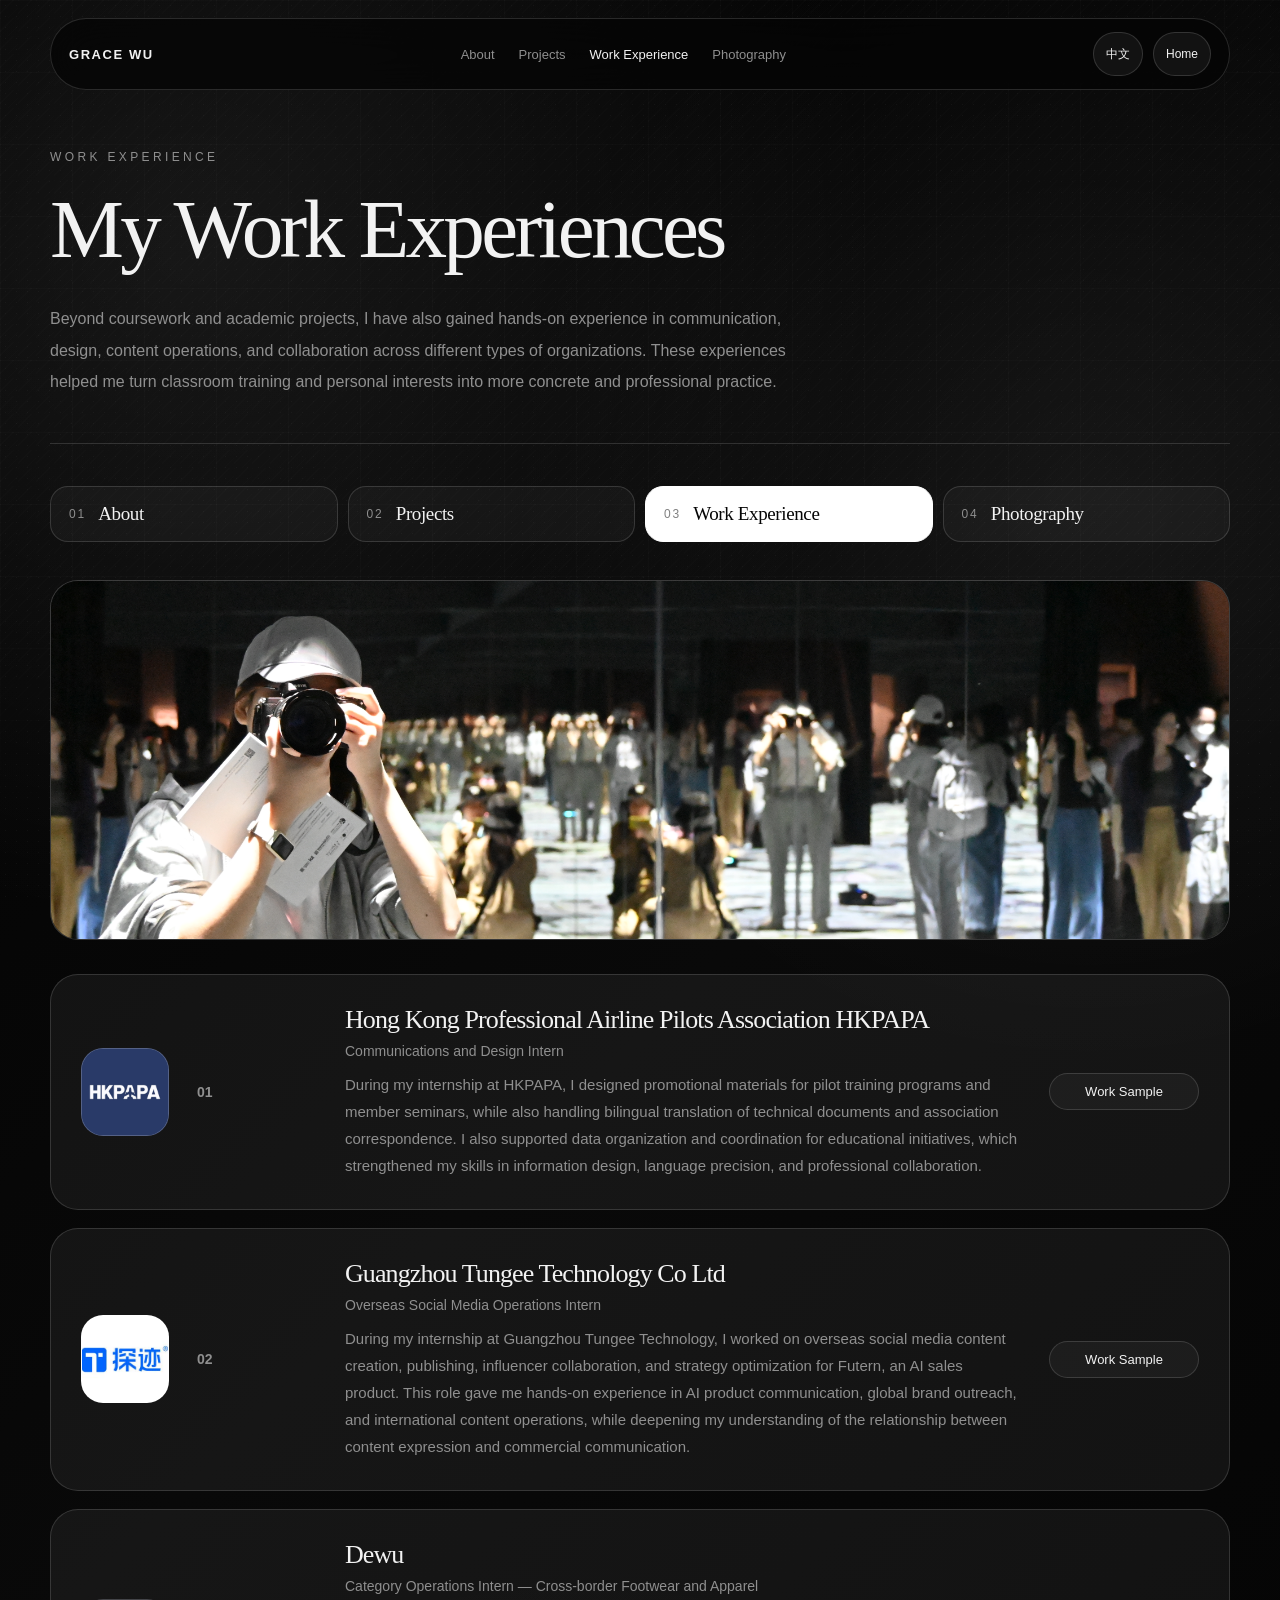
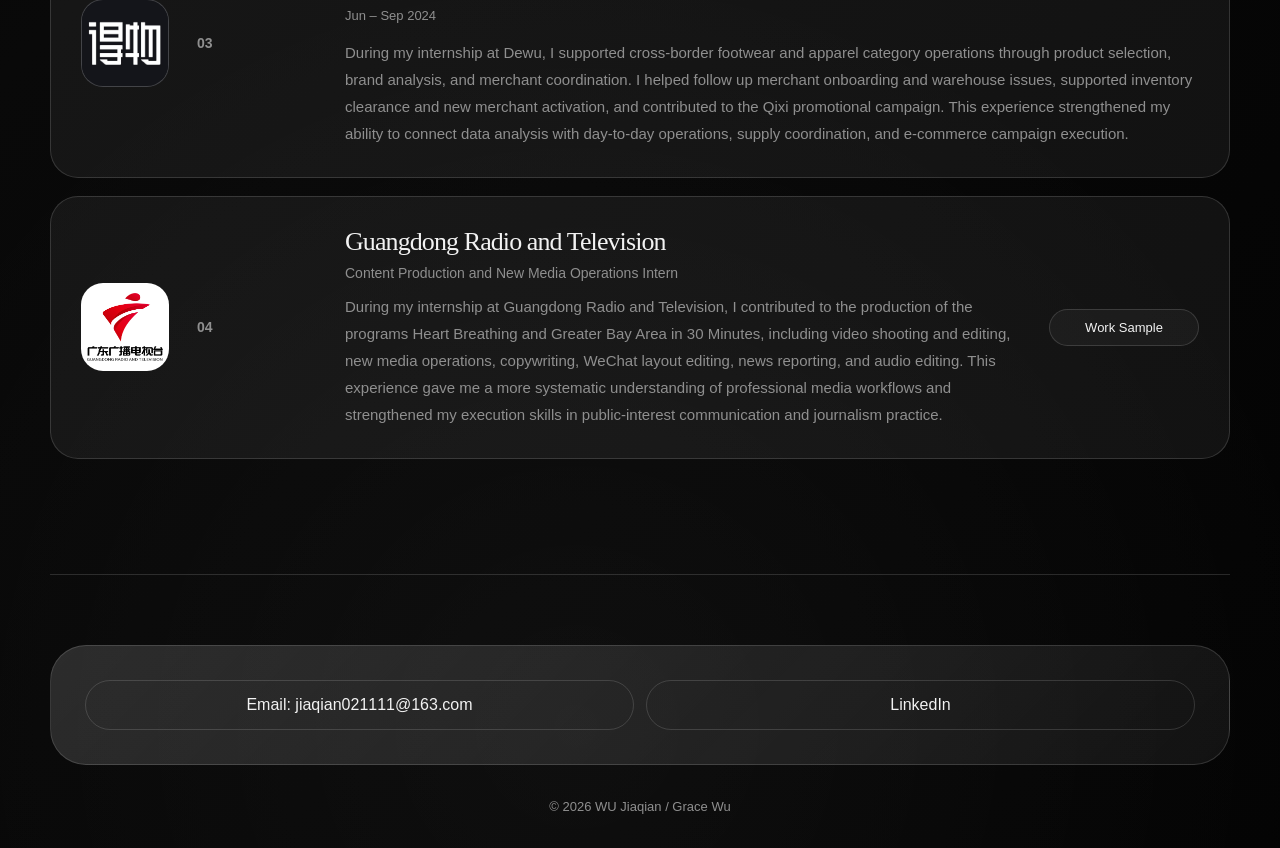
<file: work.html>
<!DOCTYPE html>
<html lang="en">
<head>
  <meta charset="UTF-8" />
  <meta name="viewport" content="width=device-width, initial-scale=1.0" />
  <title>WU Jiaqian | Work Experience</title>
  <meta name="description" content="WU Jiaqian / Grace Wu — AI, digital media, storytelling and visual work. Work Experience." />
  <link rel="stylesheet" href="style.css" />
</head>

<body data-page-en="Work Experience" data-page-zh="实习经历">
  <a class="skip-link" href="#main" data-en="Skip to content" data-zh="跳转到正文">Skip to content</a>
  <nav class="navbar" aria-label="Main navigation" data-aria-en="Main navigation" data-aria-zh="主导航">
    <a href="index.html" class="logo">GRACE WU</a>

    <div class="nav-links" id="primaryNav">
      <a href="about.html" data-en="About" data-zh="关于我">About</a>
      <a href="projects.html" data-en="Projects" data-zh="项目">Projects</a>
      <a href="work.html" class="active" aria-current="page" data-en="Work Experience" data-zh="实习经历">Work Experience</a>
      <a href="photography.html" data-en="Photography" data-zh="摄影作品">Photography</a>
    </div>

    <div class="nav-actions">
      <button class="menu-toggle" type="button" aria-controls="primaryNav" aria-expanded="false" data-en="Menu" data-zh="菜单">Menu</button>
      <button type="button" class="lang-btn">中文</button>
      <a href="index.html" class="nav-pill" data-en="Home" data-zh="首页">Home</a>
    </div>
  </nav>

  <main id="main" tabindex="-1" class="page">
    <div class="container">
      <section class="page-hero reveal">
        <div class="page-kicker" data-en="Work Experience" data-zh="实习经历">Work Experience</div>

        <h1 class="page-title" data-en="My Work Experiences" data-zh="我的实习经历">
          My Work Experiences
        </h1>

        <p
          class="page-desc"
          data-en="Beyond coursework and academic projects, I have also gained hands-on experience in communication, design, content operations, and collaboration across different types of organizations. These experiences helped me turn classroom training and personal interests into more concrete and professional practice."
          data-zh="在课程学习和学术项目之外，我也在传播、设计、内容运营和跨组织协作中积累了实践经验。这些经历帮助我把课堂训练和个人兴趣转化为更具体、更专业的实践能力。"
        >
          Beyond coursework and academic projects, I have also gained hands-on experience in communication, design, content operations, and collaboration across different types of organizations. These experiences helped me turn classroom training and personal interests into more concrete and professional practice.
        </p>
      </section>

      <section class="page-directory reveal delay-1">
        <a href="about.html" class="directory-item">
          <span>01</span>
          <strong data-en="About" data-zh="关于我">About</strong>
        </a>

        <a href="projects.html" class="directory-item">
          <span>02</span>
          <strong data-en="Projects" data-zh="项目">Projects</strong>
        </a>

        <a href="work.html" class="directory-item active" aria-current="page">
          <span>03</span>
          <strong data-en="Work Experience" data-zh="实习经历">Work Experience</strong>
        </a>

        <a href="photography.html" class="directory-item">
          <span>04</span>
          <strong data-en="Photography" data-zh="摄影作品">Photography</strong>
        </a>
      </section>

      <section class="work-wide-photo reveal">
        <img width="4176" height="2784" decoding="async" loading="lazy" src="人4.JPG" alt="Work experience visual" />
      </section>

      <section class="work-list reveal">
        <div
          class="work-card"
          data-title-en="Hong Kong Professional Airline Pilots Association HKPAPA"
          data-title-zh="香港专业航空机师协会 HKPAPA"
          data-media='[{&quot;type&quot;: &quot;link&quot;, &quot;src&quot;: &quot;https://www.instagram.com/hkgpilots?utm_source=ig_web_button_share_sheet&amp;igsh=ZDNlZDc0MzIxNw==&quot;, &quot;labelEn&quot;: &quot;Instagram&quot;, &quot;labelZh&quot;: &quot;Instagram&quot;}, {&quot;type&quot;: &quot;pdf&quot;, &quot;src&quot;: &quot;HKPAPA reference letter.pdf&quot;, &quot;labelEn&quot;: &quot;Recommendation Letter / 推荐信&quot;, &quot;labelZh&quot;: &quot;推荐信&quot;}]'
        >
          <div class="company-logo company-logo--hkpapa">
            <img src="HKPAPA.jpg" width="1000" height="1000" decoding="async" loading="lazy" alt="HKPAPA logo" />
          </div>

          <div class="work-year">01</div>

          <div>
            <h3
              data-en="Hong Kong Professional Airline Pilots Association HKPAPA"
              data-zh="香港专业航空机师协会 HKPAPA"
            >
              Hong Kong Professional Airline Pilots Association HKPAPA
            </h3>

            <h4 data-en="Communications and Design Intern" data-zh="传播与设计实习生">
              Communications and Design Intern
            </h4>

            <p
              data-en="During my internship at HKPAPA, I designed promotional materials for pilot training programs and member seminars, while also handling bilingual translation of technical documents and association correspondence. I also supported data organization and coordination for educational initiatives, which strengthened my skills in information design, language precision, and professional collaboration."
              data-zh="在 HKPAPA 实习期间，我为飞行员培训项目和会员研讨会设计宣传材料，同时负责技术文件和协会往来内容的双语翻译。我也支持教育项目的数据整理与协调工作，这段经历提升了我的信息设计、语言准确性与专业协作能力。"
            >
              During my internship at HKPAPA, I designed promotional materials for pilot training programs and member seminars, while also handling bilingual translation of technical documents and association correspondence. I also supported data organization and coordination for educational initiatives, which strengthened my skills in information design, language precision, and professional collaboration.
            </p>
          </div>

          <button class="mini-link work-sample-btn" data-en="Work Sample" data-zh="作品样例">
            Work Sample
          </button>
        </div>

        <div
          class="work-card"
          data-title-en="Guangzhou Tungee Technology Co Ltd"
          data-title-zh="广州探迹科技有限公司"
          data-media='[{&quot;type&quot;: &quot;embed&quot;, &quot;src&quot;: &quot;https://player.bilibili.com/player.html?isOutside=true&amp;aid=116574186968308&amp;bvid=BV1tu5h6BEdL&amp;cid=38338561606&amp;p=1&quot;, &quot;labelEn&quot;: &quot;Work Sample Video 1&quot;, &quot;labelZh&quot;: &quot;作品视频 1&quot;}, {&quot;type&quot;: &quot;embed&quot;, &quot;src&quot;: &quot;https://player.bilibili.com/player.html?isOutside=true&amp;aid=116574203678780&amp;bvid=BV1Gw5h6VEWx&amp;cid=38338561879&amp;p=1&quot;, &quot;labelEn&quot;: &quot;Work Sample Video 2&quot;, &quot;labelZh&quot;: &quot;作品视频 2&quot;}, {&quot;type&quot;: &quot;image&quot;, &quot;src&quot;: &quot;Futern1.png&quot;, &quot;labelEn&quot;: &quot;Long Image 1&quot;, &quot;labelZh&quot;: &quot;作品长图 1&quot;}, {&quot;type&quot;: &quot;image&quot;, &quot;src&quot;: &quot;Futern2.png&quot;, &quot;labelEn&quot;: &quot;Long Image 2&quot;, &quot;labelZh&quot;: &quot;作品长图 2&quot;}]'
        >
          <div class="company-logo company-logo--tungee">
            <img src="TUNGEE.jpeg" width="222" height="222" decoding="async" loading="lazy" alt="Tungee logo" />
          </div>

          <div class="work-year">02</div>

          <div>
            <h3 data-en="Guangzhou Tungee Technology Co Ltd" data-zh="广州探迹科技有限公司">
              Guangzhou Tungee Technology Co Ltd
            </h3>

            <h4 data-en="Overseas Social Media Operations Intern" data-zh="海外社交媒体运营实习生">
              Overseas Social Media Operations Intern
            </h4>

            <p
              data-en="During my internship at Guangzhou Tungee Technology, I worked on overseas social media content creation, publishing, influencer collaboration, and strategy optimization for Futern, an AI sales product. This role gave me hands-on experience in AI product communication, global brand outreach, and international content operations, while deepening my understanding of the relationship between content expression and commercial communication."
              data-zh="在广州探迹科技有限公司实习期间，我参与 Futern 这一 AI 销售产品的海外社交媒体内容创作、发布、达人合作与策略优化。这段经历让我获得了 AI 产品传播、全球品牌触达与国际化内容运营的实践经验，也加深了我对内容表达与商业传播关系的理解。"
            >
              During my internship at Guangzhou Tungee Technology, I worked on overseas social media content creation, publishing, influencer collaboration, and strategy optimization for Futern, an AI sales product. This role gave me hands-on experience in AI product communication, global brand outreach, and international content operations, while deepening my understanding of the relationship between content expression and commercial communication.
            </p>
          </div>

          <button class="mini-link work-sample-btn" data-en="Work Sample" data-zh="作品样例">
            Work Sample
          </button>
        </div>

        <div class="work-card work-card--no-samples" data-title-en="Dewu" data-title-zh="得物">
          <div class="company-logo company-logo--dewu">
            <img src="DEWU.png" width="966" height="828" decoding="async" loading="lazy" alt="Dewu logo" />
          </div>

          <div class="work-year">03</div>

          <div>
            <h3 data-en="Dewu" data-zh="得物">Dewu</h3>
            <h4 data-en="Category Operations Intern — Cross-border Footwear and Apparel" data-zh="品类运营实习生 · 跨境鞋服方向">Category Operations Intern — Cross-border Footwear and Apparel</h4>
            <div class="work-period" data-en="Jun – Sep 2024" data-zh="2024 年 6 月 — 9 月"><time datetime="2024-06">Jun</time> – <time datetime="2024-09">Sep 2024</time></div>
            <p data-en="During my internship at Dewu, I supported cross-border footwear and apparel category operations through product selection, brand analysis, and merchant coordination. I helped follow up merchant onboarding and warehouse issues, supported inventory clearance and new merchant activation, and contributed to the Qixi promotional campaign. This experience strengthened my ability to connect data analysis with day-to-day operations, supply coordination, and e-commerce campaign execution." data-zh="在得物实习期间，我参与跨境鞋服品类的选品分析、品牌研究与商家运营，跟进商家入驻和入仓异常，支持滞销库存优化与新商家激活，并参与七夕大促的选品和活动执行。这段经历提升了我将数据分析应用于日常运营、供给协调与电商活动落地的能力。">During my internship at Dewu, I supported cross-border footwear and apparel category operations through product selection, brand analysis, and merchant coordination. I helped follow up merchant onboarding and warehouse issues, supported inventory clearance and new merchant activation, and contributed to the Qixi promotional campaign. This experience strengthened my ability to connect data analysis with day-to-day operations, supply coordination, and e-commerce campaign execution.</p>
          </div>
        </div>

        <div
          class="work-card"
          data-title-en="Guangdong Radio and Television"
          data-title-zh="广东广播电视台"
          data-media='[{&quot;type&quot;: &quot;link&quot;, &quot;src&quot;: &quot;https://mp.weixin.qq.com/s/bQ9JzuFty9OjX0YjvAaGqg&quot;, &quot;labelEn&quot;: &quot;WeChat Article 1&quot;, &quot;labelZh&quot;: &quot;公众号文章 1&quot;}, {&quot;type&quot;: &quot;link&quot;, &quot;src&quot;: &quot;https://mp.weixin.qq.com/s/fhl7_jM0EdX12dH5S8YLrg&quot;, &quot;labelEn&quot;: &quot;WeChat Article 2&quot;, &quot;labelZh&quot;: &quot;公众号文章 2&quot;}, {&quot;type&quot;: &quot;link&quot;, &quot;src&quot;: &quot;https://mp.weixin.qq.com/s/PfkdQqiEbaVijNN3zg9LvQ&quot;, &quot;labelEn&quot;: &quot;WeChat Article 3&quot;, &quot;labelZh&quot;: &quot;公众号文章 3&quot;}]'
        >
          <div class="company-logo company-logo--gdtv">
            <img src="GDTV.webp" width="2396" height="2129" decoding="async" loading="lazy" alt="Guangdong Radio and Television logo" />
          </div>

          <div class="work-year">04</div>

          <div>
            <h3 data-en="Guangdong Radio and Television" data-zh="广东广播电视台">
              Guangdong Radio and Television
            </h3>

            <h4 data-en="Content Production and New Media Operations Intern" data-zh="内容制作与新媒体运营实习生">
              Content Production and New Media Operations Intern
            </h4>

            <p
              data-en="During my internship at Guangdong Radio and Television, I contributed to the production of the programs Heart Breathing and Greater Bay Area in 30 Minutes, including video shooting and editing, new media operations, copywriting, WeChat layout editing, news reporting, and audio editing. This experience gave me a more systematic understanding of professional media workflows and strengthened my execution skills in public-interest communication and journalism practice."
              data-zh="在广东广播电视台实习期间，我参与《心呼吸》和《大湾区30分钟》等节目的制作，包括视频拍摄与剪辑、新媒体运营、文案写作、微信公众号排版、新闻采写和音频编辑。这段经历让我更系统地理解专业媒体工作流程，也提升了我在公益传播和新闻实践中的执行能力。"
            >
              During my internship at Guangdong Radio and Television, I contributed to the production of the programs Heart Breathing and Greater Bay Area in 30 Minutes, including video shooting and editing, new media operations, copywriting, WeChat layout editing, news reporting, and audio editing. This experience gave me a more systematic understanding of professional media workflows and strengthened my execution skills in public-interest communication and journalism practice.
            </p>
          </div>

          <button class="mini-link work-sample-btn" data-en="Work Sample" data-zh="作品样例">
            Work Sample
          </button>
        </div>
      </section>

      <noscript><section class="fallback-media"><h2>Work samples / 作品材料</h2><p>Open files directly below. / 可通过以下链接直接查看作品。</p><div><h3>Hong Kong Professional Airline Pilots Association HKPAPA / 香港专业航空机师协会 HKPAPA</h3><ul><li><a href="https://www.instagram.com/hkgpilots?utm_source=ig_web_button_share_sheet&amp;igsh=ZDNlZDc0MzIxNw==" target="_blank" rel="noopener noreferrer">Instagram / Instagram</a></li><li><a href="HKPAPA reference letter.pdf" target="_blank" rel="noopener noreferrer">Recommendation Letter / 推荐信 / 推荐信</a></li></ul></div><div><h3>Guangzhou Tungee Technology Co Ltd / 广州探迹科技有限公司</h3><ul><li><a href="https://www.bilibili.com/video/BV1tu5h6BEdL/" target="_blank" rel="noopener noreferrer">Work Sample Video 1 / 作品视频 1</a></li><li><a href="https://www.bilibili.com/video/BV1Gw5h6VEWx/" target="_blank" rel="noopener noreferrer">Work Sample Video 2 / 作品视频 2</a></li><li><a href="Futern1.png" target="_blank" rel="noopener noreferrer">Long Image 1 / 作品长图 1</a></li><li><a href="Futern2.png" target="_blank" rel="noopener noreferrer">Long Image 2 / 作品长图 2</a></li></ul></div><div><h3>Guangdong Radio and Television / 广东广播电视台</h3><ul><li><a href="https://mp.weixin.qq.com/s/bQ9JzuFty9OjX0YjvAaGqg" target="_blank" rel="noopener noreferrer">WeChat Article 1 / 公众号文章 1</a></li><li><a href="https://mp.weixin.qq.com/s/fhl7_jM0EdX12dH5S8YLrg" target="_blank" rel="noopener noreferrer">WeChat Article 2 / 公众号文章 2</a></li><li><a href="https://mp.weixin.qq.com/s/PfkdQqiEbaVijNN3zg9LvQ" target="_blank" rel="noopener noreferrer">WeChat Article 3 / 公众号文章 3</a></li></ul></div></section></noscript>
      <footer class="contact-footer">
        <div class="contact-box compact-contact">
          <div class="contact-links">
            <a href="mailto:jiaqian021111@163.com">Email: jiaqian021111@163.com</a>
            <a href="https://www.linkedin.com/in/jiaqian-wu-920133360" target="_blank" rel="noopener noreferrer">LinkedIn</a>
          </div>
        </div>

        <p class="footer-note">© 2026 WU Jiaqian / Grace Wu</p>
      </footer>
    </div>
  </main>

  <div class="modal" id="workModal" role="dialog" aria-modal="true" aria-hidden="true" aria-labelledby="workModalTitle">
    <div class="modal-box">
      <div class="modal-body">
        <button class="modal-close" id="workModalClose" type="button" aria-label="Close" data-aria-en="Close" data-aria-zh="关闭">×</button>
        <h2 id="workModalTitle"></h2>
        <div class="media-list" id="workModalMediaList"></div>
      </div>
    </div>
  </div>

  <script src="script.js"></script>
</body>
</html>
</file>
<file: style.css>
:root {
  --bg: #050505;
  --bg-soft: #0c0c0c;
  --card: rgba(255, 255, 255, 0.055);
  --card-hover: rgba(255, 255, 255, 0.095);
  --text: #f2f2f2;
  --muted: #8f8f8f;
  --line: rgba(255, 255, 255, 0.14);
  --white: #ffffff;
  --black: #050505;
  --radius: 28px;
}

* {
  margin: 0;
  padding: 0;
  box-sizing: border-box;
}

html {
  scroll-behavior: smooth;
}

body {
  font-family: Inter, -apple-system, BlinkMacSystemFont, "Segoe UI", Arial, sans-serif;
  background:
    radial-gradient(circle at 15% 10%, rgba(255, 255, 255, 0.08), transparent 28%),
    radial-gradient(circle at 85% 20%, rgba(255, 255, 255, 0.055), transparent 26%),
    radial-gradient(circle at 45% 95%, rgba(255, 255, 255, 0.04), transparent 32%),
    linear-gradient(135deg, #020202 0%, #090909 45%, #030303 100%);
  color: var(--text);
  overflow-x: hidden;
}

body::before {
  content: "";
  position: fixed;
  inset: 0;
  z-index: -2;
  pointer-events: none;
  background:
    linear-gradient(rgba(255,255,255,0.024) 1px, transparent 1px),
    linear-gradient(90deg, rgba(255,255,255,0.022) 1px, transparent 1px),
    repeating-linear-gradient(135deg, rgba(255,255,255,0.018) 0 1px, transparent 1px 9px);
  background-size: 72px 72px, 72px 72px, 18px 18px;
  opacity: 0.75;
  mask-image: linear-gradient(to bottom, black 0%, black 65%, transparent 100%);
}

body::after {
  content: "";
  position: fixed;
  inset: 0;
  z-index: -1;
  pointer-events: none;
  opacity: 0.42;
  background-image:
    radial-gradient(rgba(255,255,255,0.18) 0.55px, transparent 0.55px),
    radial-gradient(rgba(255,255,255,0.08) 0.8px, transparent 0.8px);
  background-size: 4px 4px, 11px 11px;
  mix-blend-mode: screen;
}

a {
  color: inherit;
  text-decoration: none;
}

button {
  font-family: inherit;
}

img,
video,
iframe {
  max-width: 100%;
  display: block;
}

.container {
  width: min(1180px, calc(100% - 40px));
  margin: 0 auto;
}

/* ---------- NAV ---------- */

.navbar {
  position: fixed;
  top: 18px;
  left: 50%;
  transform: translateX(-50%);
  width: min(1180px, calc(100% - 40px));
  z-index: 999;
  padding: 13px 18px;
  border: 1px solid var(--line);
  border-radius: 999px;
  background: rgba(5,5,5,0.74);
  backdrop-filter: blur(22px);
  display: flex;
  justify-content: space-between;
  align-items: center;
}

.logo {
  font-size: 13px;
  font-weight: 800;
  letter-spacing: 0.12em;
}

.nav-links {
  display: flex;
  gap: 24px;
  color: var(--muted);
  font-size: 13px;
}

.nav-links a {
  transition: color 0.25s ease;
}

.nav-links a:hover,
.nav-links a.active {
  color: var(--text);
}

.nav-actions {
  display: flex;
  gap: 10px;
  align-items: center;
}

.lang-btn,
.nav-pill {
  border: 1px solid var(--line);
  background: rgba(255,255,255,0.055);
  color: var(--text);
  border-radius: 999px;
  padding: 8px 12px;
  font-size: 12px;
  cursor: pointer;
  transition: all 0.25s ease;
}

.lang-btn:hover,
.nav-pill:hover {
  background: var(--white);
  color: var(--black);
}

/* ---------- HOME ---------- */

.home {
  min-height: 100vh;
  position: relative;
  display: grid;
  align-items: center;
  overflow: hidden;
}

.home-layout {
  display: grid;
  grid-template-columns: minmax(0, 1fr) minmax(360px, 0.82fr);
  gap: 64px;
  align-items: center;
  padding-top: 120px;
}

.home-text {
  position: relative;
  z-index: 2;
}

.home-label {
  color: var(--muted);
  font-size: 12px;
  letter-spacing: 0.26em;
  text-transform: uppercase;
  margin-bottom: 28px;
}

.home-title {
  font-family: Georgia, "Times New Roman", serif;
  font-size: clamp(58px, 9vw, 124px);
  line-height: 0.95;
  letter-spacing: -0.055em;
  font-weight: 400;
  margin-bottom: 38px;
}

.home-title span {
  display: block;
}

.home-name-en {
  white-space: nowrap;
}

.home-name-zh {
  font-family: "Songti SC", "Noto Serif SC", Georgia, serif;
  font-size: clamp(34px, 5vw, 72px);
  letter-spacing: 0.08em;
  margin-top: 14px;
  color: var(--text);
}

.home-title .outline {
  color: transparent;
  -webkit-text-stroke: 1px rgba(255,255,255,0.62);
  font-style: italic;
  margin-top: 6px;
}

.home-desc {
  max-width: 640px;
  color: var(--muted);
  line-height: 1.95;
  font-size: 17px;
  margin-bottom: 38px;
}

.home-actions {
  display: flex;
  flex-wrap: wrap;
  gap: 14px;
}

.btn {
  display: inline-flex;
  align-items: center;
  justify-content: center;
  border-radius: 999px;
  padding: 14px 22px;
  border: 1px solid var(--line);
  font-weight: 650;
  font-size: 14px;
  cursor: pointer;
  transition: all 0.25s ease;
}

.btn-primary {
  background: var(--white);
  color: var(--black);
  border-color: var(--white);
}

.btn-secondary {
  background: transparent;
  color: var(--white);
}

.btn:hover {
  transform: translateY(-3px);
  box-shadow: 0 20px 60px rgba(255,255,255,0.11);
}

.home-image {
  position: relative;
  height: 560px;
  border-radius: 38px;
  border: 1px solid var(--line);
  overflow: hidden;
  background: var(--card);
}

.home-image img,
.home-image video {
  width: 100%;
  height: 100%;
  object-fit: cover;
  filter: none;
  opacity: 1;
}

/* ---------- PAGE COMMON ---------- */

.page {
  padding-top: 150px;
  min-height: 100vh;
}

.page-hero {
  margin-bottom: 42px;
  border-bottom: 1px solid var(--line);
  padding-bottom: 46px;
}

.page-kicker {
  color: var(--muted);
  font-size: 12px;
  letter-spacing: 0.28em;
  text-transform: uppercase;
  margin-bottom: 22px;
}

.page-title {
  font-family: Georgia, "Times New Roman", serif;
  font-size: clamp(42px, 6.5vw, 92px);
  line-height: 1.05;
  letter-spacing: -0.045em;
  font-weight: 400;
  max-width: 980px;
  margin-bottom: 30px;
}

.page-desc {
  max-width: 760px;
  color: var(--muted);
  line-height: 1.95;
  font-size: 16px;
}

/* ---------- PAGE DIRECTORY ---------- */

.page-directory {
  display: grid;
  grid-template-columns: repeat(4, 1fr);
  gap: 14px;
  margin-bottom: 70px;
}

.directory-item {
  position: relative;
  min-height: 118px;
  padding: 20px;
  border: 1px solid var(--line);
  border-radius: 24px;
  background: rgba(255, 255, 255, 0.035);
  overflow: hidden;
  transition: all 0.3s ease;
}

.directory-item::before {
  content: "";
  position: absolute;
  inset: 0;
  background: linear-gradient(135deg, rgba(255,255,255,0.11), transparent);
  opacity: 0;
  transition: opacity 0.3s ease;
}

.directory-item span {
  position: relative;
  z-index: 2;
  display: block;
  color: var(--muted);
  font-size: 12px;
  letter-spacing: 0.16em;
  margin-bottom: 26px;
}

.directory-item strong {
  position: relative;
  z-index: 2;
  font-family: Georgia, "Times New Roman", serif;
  font-weight: 400;
  font-size: 23px;
  line-height: 1.15;
  letter-spacing: -0.02em;
}

.directory-item:hover {
  transform: translateY(-5px);
  background: rgba(255,255,255,0.075);
}

.directory-item:hover::before {
  opacity: 1;
}

.directory-item.active {
  background: var(--white);
  color: var(--black);
  border-color: var(--white);
}

.directory-item.active span {
  color: rgba(0,0,0,0.5);
}

.directory-item.active strong {
  color: var(--black);
}

/* ---------- CARDS ---------- */

.card {
  border: 1px solid var(--line);
  background: linear-gradient(145deg, rgba(255,255,255,0.065), rgba(255,255,255,0.025));
  border-radius: var(--radius);
  padding: 34px;
  transition: all 0.28s ease;
}

.card:hover {
  background: var(--card-hover);
  transform: translateY(-4px);
}

.card h2,
.card h3 {
  font-family: Georgia, "Times New Roman", serif;
  font-weight: 400;
  letter-spacing: -0.025em;
  margin-bottom: 16px;
}

.card p {
  color: var(--muted);
  line-height: 1.95;
  font-size: 15px;
}

/* ---------- ABOUT ---------- */

.about-photo-pair {
  display: grid;
  grid-template-columns: 1fr 1fr;
  gap: 22px;
  margin-bottom: 34px;
}

.portrait-card {
  border: 1px solid var(--line);
  border-radius: var(--radius);
  overflow: hidden;
  min-height: 430px;
  background: var(--card);
}

.portrait-card.tall {
  min-height: 540px;
}

.portrait-card img {
  width: 100%;
  height: 100%;
  min-height: inherit;
  object-fit: cover;
  filter: none;
  opacity: 1;
}

.about-story-card p + p {
  margin-top: 16px;
}

.focus-grid,
.skills-grid {
  display: grid;
  grid-template-columns: repeat(3, minmax(0, 1fr));
  gap: 18px;
  margin-top: 34px;
}

.skills-section {
  margin-top: 90px;
}

.skills-grid {
  grid-template-columns: repeat(4, minmax(0, 1fr));
}

/* ---------- EDUCATION ---------- */

.education-section {
  margin-top: 90px;
}

.section-mini-head {
  margin-bottom: 34px;
  max-width: 820px;
}

.education-title {
  font-family: Georgia, "Times New Roman", serif;
  font-size: clamp(34px, 5vw, 64px);
  font-weight: 400;
  line-height: 1.08;
  letter-spacing: -0.04em;
  color: var(--text);
  margin-bottom: 20px;
}

.education-list {
  display: grid;
  gap: 18px;
}

.education-card {
  display: grid;
  grid-template-columns: 88px 150px 1fr;
  gap: 28px;
  align-items: center;
  padding: 30px;
  border: 1px solid var(--line);
  border-radius: var(--radius);
  background: linear-gradient(145deg, rgba(255,255,255,0.065), rgba(255,255,255,0.025));
  transition: all 0.28s ease;
}

.education-card:hover {
  background: var(--card-hover);
  transform: translateY(-4px);
}

.logo-frame,
.company-logo {
  width: 88px;
  height: 88px;
  border: 1px solid var(--line);
  border-radius: 22px;
  background: rgba(255,255,255,0.055);
  overflow: hidden;
  display: flex;
  align-items: center;
  justify-content: center;
  flex-shrink: 0;
}

.logo-frame img,
.company-logo img {
  width: 100%;
  height: 100%;
  object-fit: contain;
  padding: 12px;
  filter: none;
  opacity: 1;
}

.education-year {
  color: var(--muted);
  font-size: 14px;
  letter-spacing: 0.08em;
  font-weight: 700;
}

.education-content h3 {
  font-family: Georgia, "Times New Roman", serif;
  font-size: 28px;
  font-weight: 400;
  letter-spacing: -0.035em;
  margin-bottom: 8px;
}

.education-content h4 {
  color: var(--muted);
  font-size: 15px;
  font-weight: 500;
  margin-bottom: 14px;
}

.education-content p {
  color: var(--muted);
  line-height: 1.85;
  font-size: 15px;
}

/* ---------- PROJECTS ---------- */

.filters {
  display: flex;
  gap: 10px;
  flex-wrap: wrap;
  margin-bottom: 30px;
}

.filter-btn {
  border: 1px solid var(--line);
  background: rgba(255,255,255,0.04);
  color: var(--muted);
  padding: 10px 15px;
  border-radius: 999px;
  cursor: pointer;
  transition: all 0.25s ease;
}

.filter-btn.active,
.filter-btn:hover {
  background: var(--white);
  color: var(--black);
}

.project-grid {
  display: grid;
  grid-template-columns: repeat(3, 1fr);
  gap: 22px;
}

.project-card {
  position: relative;
  min-height: 450px;
  border: 1px solid var(--line);
  border-radius: var(--radius);
  overflow: hidden;
  background: var(--card);
  cursor: pointer;
  transition: all 0.32s ease;
}

.project-card:hover {
  transform: translateY(-8px);
  background: var(--card-hover);
}

.project-card img,
.project-card video {
  width: 100%;
  height: 100%;
  min-height: 450px;
  object-fit: cover;
  filter: none;
  opacity: 1;
  transition: all 0.55s ease;
}

.project-card:hover img,
.project-card:hover video {
  transform: scale(1.04);
  opacity: 1;
}

.project-content {
  position: absolute;
  z-index: 2;
  left: 22px;
  right: 22px;
  bottom: 22px;
  padding: 18px;
  border-radius: 20px;
  background: rgba(0, 0, 0, 0.58);
  border: 1px solid rgba(255, 255, 255, 0.16);
  backdrop-filter: blur(12px);
}

.project-type {
  color: var(--muted);
  font-size: 12px;
  letter-spacing: 0.16em;
  text-transform: uppercase;
  margin-bottom: 12px;
}

.project-content h3 {
  font-family: Georgia, "Times New Roman", serif;
  font-weight: 400;
  font-size: 27px;
  line-height: 1.1;
  letter-spacing: -0.025em;
  margin-bottom: 14px;
}

.project-content p {
  color: var(--text);
  opacity: 0.88;
  line-height: 1.65;
  font-size: 14px;
}

/* ---------- WORK ---------- */

.work-wide-photo {
  border: 1px solid var(--line);
  border-radius: var(--radius);
  overflow: hidden;
  background: var(--card);
  margin-bottom: 34px;
  height: 360px;
}

.work-wide-photo img {
  width: 100%;
  height: 100%;
  object-fit: cover;
  filter: none;
  opacity: 1;
}

.work-list {
  display: grid;
  gap: 18px;
}

.work-card {
  display: grid;
  grid-template-columns: 88px 120px 1fr 150px;
  gap: 28px;
  align-items: center;
  padding: 30px;
  border: 1px solid var(--line);
  background: var(--card);
  border-radius: var(--radius);
  transition: all 0.3s ease;
}

.work-card:hover {
  background: var(--card-hover);
  transform: translateX(8px);
}

.work-year {
  color: var(--muted);
  font-weight: 700;
  font-size: 14px;
}

.work-card h3 {
  font-family: Georgia, "Times New Roman", serif;
  font-size: 26px;
  font-weight: 400;
  letter-spacing: -0.035em;
  margin-bottom: 8px;
}

.work-card h4 {
  color: var(--muted);
  font-size: 14px;
  font-weight: 500;
  margin-bottom: 12px;
}

.work-card p {
  color: var(--muted);
  line-height: 1.8;
  font-size: 15px;
}

.mini-link {
  border: 1px solid var(--line);
  border-radius: 999px;
  padding: 10px 14px;
  color: var(--text);
  text-align: center;
  font-size: 13px;
  transition: all 0.25s ease;
  background: rgba(255,255,255,0.04);
  cursor: pointer;
}

.mini-link:hover {
  background: var(--white);
  color: var(--black);
}

/* ---------- PHOTOGRAPHY ---------- */
.embed-wrap {
  position: relative;
  width: 100%;
  aspect-ratio: 16 / 9;
  background: #111;
  overflow: hidden;
}

.embed-wrap iframe {
  width: 100%;
  height: 100%;
  border: 0;
  display: block;
}

.video-feature .embed-wrap {
  width: 100%;
}

.media-item .embed-wrap iframe {
  max-height: none;
  object-fit: initial;
}


.video-feature {
  position: relative;
  border: 1px solid var(--line);
  border-radius: var(--radius);
  overflow: hidden;
  background: var(--card);
  margin-bottom: 22px;
}

.video-feature video {
  width: 100%;
  max-height: 620px;
  object-fit: cover;
  filter: none;
  opacity: 1;
}

.photo-grid {
  display: grid;
  grid-template-columns: 1.1fr 0.95fr 0.95fr;
  grid-auto-rows: 280px;
  gap: 18px;
}

.photo-card {
  position: relative;
  border: 1px solid var(--line);
  border-radius: var(--radius);
  overflow: hidden;
  background: var(--card);
  cursor: pointer;
  text-align: left;
  color: inherit;
}

button.photo-card {
  appearance: none;
  border: 1px solid var(--line);
}

.photo-card.large {
  grid-row: span 2;
}

.photo-card.wide {
  grid-column: span 2;
}

.photo-card img,
.photo-card video {
  width: 100%;
  height: 100%;
  object-fit: cover;
  filter: none;
  opacity: 1;
  transition: all 0.48s ease;
}

.photo-card:hover img,
.photo-card:hover video {
  transform: scale(1.04);
  opacity: 1;
}

.photo-caption {
  position: absolute;
  left: 16px;
  right: 16px;
  bottom: 16px;
  padding: 12px 14px;
  border-radius: 16px;
  background: rgba(0,0,0,0.58);
  border: 1px solid var(--line);
  backdrop-filter: blur(12px);
  color: var(--text);
  font-size: 13px;
}

.photo-caption strong {
  display: block;
  font-family: Georgia, "Times New Roman", serif;
  font-weight: 400;
  font-size: 17px;
  margin-bottom: 6px;
}

.photo-caption span {
  display: block;
  color: rgba(255,255,255,0.72);
  line-height: 1.55;
  font-size: 12px;
}

.photo-caption.static {
  position: static;
  border-radius: 0;
  border-left: 0;
  border-right: 0;
  border-bottom: 0;
}

/* ---------- CONTACT FOOTER ---------- */

.contact-footer {
  margin-top: 115px;
  border-top: 1px solid var(--line);
  padding: 70px 0 34px;
}

.contact-box {
  border: 1px solid var(--line);
  border-radius: 36px;
  padding: 50px;
  background:
    linear-gradient(135deg, rgba(255,255,255,0.09), transparent),
    var(--card);
  display: grid;
  grid-template-columns: 1.1fr 0.9fr;
  gap: 34px;
  align-items: center;
}

.compact-contact {
  display: block;
  padding: 34px;
}

.contact-links {
  display: grid;
  gap: 12px;
}

.compact-contact .contact-links {
  grid-template-columns: repeat(2, minmax(0, 1fr));
}

.contact-links a {
  border: 1px solid var(--line);
  padding: 15px 18px;
  border-radius: 999px;
  color: var(--text);
  transition: all 0.25s ease;
  text-align: center;
}

.contact-links a:hover {
  background: var(--white);
  color: var(--black);
}

.footer-note {
  color: var(--muted);
  text-align: center;
  font-size: 13px;
  margin-top: 34px;
}

/* ---------- MODAL ---------- */

.modal {
  position: fixed;
  inset: 0;
  z-index: 3000;
  background: rgba(0,0,0,0.86);
  backdrop-filter: blur(10px);
  display: none;
  justify-content: center;
  align-items: center;
  padding: 22px;
}

.modal.active {
  display: flex;
}

.modal-box {
  width: min(980px, 100%);
  max-height: 88vh;
  overflow-y: auto;
  border: 1px solid var(--line);
  border-radius: 34px;
  background: #080808;
}

.modal-cover {
  height: 370px;
  overflow: hidden;
  border-radius: 34px 34px 0 0;
  background: #111;
}

.modal-cover img,
.modal-cover video,
.modal-cover iframe {
  width: 100%;
  height: 100%;
  object-fit: cover;
  filter: none;
  opacity: 1;
}

.modal-body {
  padding: 34px;
  position: relative;
}

.modal-close {
  position: absolute;
  right: 22px;
  top: 22px;
  width: 42px;
  height: 42px;
  border-radius: 999px;
  border: 1px solid var(--line);
  background: rgba(255,255,255,0.08);
  color: var(--white);
  font-size: 24px;
  cursor: pointer;
  z-index: 5;
}

.modal-body h2 {
  font-family: Georgia, "Times New Roman", serif;
  font-size: clamp(34px, 5vw, 58px);
  font-weight: 400;
  line-height: 1.05;
  letter-spacing: -0.045em;
  margin-bottom: 18px;
  max-width: 760px;
}

.modal-body p {
  color: var(--muted);
  line-height: 1.85;
  max-width: 760px;
}

.media-list {
  display: grid;
  gap: 18px;
  margin-top: 28px;
}

.media-item {
  border: 1px solid var(--line);
  border-radius: 24px;
  background: rgba(255,255,255,0.045);
  overflow: hidden;
}

.media-item video,
.media-item img,
.media-item iframe {
  width: 100%;
  display: block;
  max-height: 70vh;
  object-fit: contain;
  background: #111;
  filter: none;
  opacity: 1;
}

.media-item iframe {
  height: 68vh;
  border: 0;
}

.media-label,
.media-link {
  display: flex;
  align-items: center;
  justify-content: space-between;
  gap: 12px;
  padding: 14px 16px;
  color: var(--text);
  font-size: 14px;
  border-top: 1px solid var(--line);
}

.media-link {
  border-top: 0;
  transition: all 0.25s ease;
}

.media-link:hover {
  background: var(--white);
  color: var(--black);
}

/* ---------- PHOTO MODAL ---------- */

.photo-modal {
  padding: 20px;
}

.photo-modal-box {
  width: min(1120px, 100%);
  max-height: 92vh;
  position: relative;
  border: 1px solid var(--line);
  border-radius: 30px;
  background: rgba(5,5,5,0.96);
  overflow: hidden;
  display: grid;
  grid-template-rows: minmax(0, 1fr) auto;
}

.photo-modal-box img {
  width: 100%;
  max-height: 74vh;
  object-fit: contain;
  background: #050505;
  filter: none;
  opacity: 1;
}

.photo-modal-close {
  position: absolute;
  top: 18px;
  right: 18px;
}

.photo-modal-text {
  padding: 22px 26px 26px;
  border-top: 1px solid var(--line);
  background: rgba(255,255,255,0.035);
}

.photo-modal-text h2 {
  font-family: Georgia, "Times New Roman", serif;
  font-weight: 400;
  font-size: clamp(28px, 4vw, 48px);
  letter-spacing: -0.035em;
  margin-bottom: 10px;
}

.photo-modal-text p {
  color: var(--muted);
  line-height: 1.8;
}

/* ---------- ANIMATION ---------- */

.reveal {
  opacity: 0;
  transform: translateY(34px);
  transition: opacity 0.8s ease, transform 0.8s ease;
}

.reveal.visible {
  opacity: 1;
  transform: translateY(0);
}

.delay-1 {
  transition-delay: 0.08s;
}

.delay-2 {
  transition-delay: 0.16s;
}

.delay-3 {
  transition-delay: 0.24s;
}

/* ---------- RESPONSIVE ---------- */

@media (max-width: 980px) {
  .nav-links {
    display: none;
  }

  .home-layout {
    grid-template-columns: 1fr;
    gap: 42px;
    padding-top: 130px;
  }

  .home-image {
    height: 500px;
  }

  .page-directory {
    grid-template-columns: repeat(2, 1fr);
  }

  .about-photo-pair {
    grid-template-columns: 1fr 1fr;
  }

  .focus-grid,
  .skills-grid {
    grid-template-columns: repeat(2, minmax(0, 1fr));
  }

  .education-card,
  .work-card {
    grid-template-columns: 1fr;
  }

  .logo-frame,
  .company-logo {
    width: 82px;
    height: 82px;
  }

  .project-grid {
    grid-template-columns: repeat(2, 1fr);
  }

  .photo-grid {
    grid-template-columns: 1fr 1fr;
  }

  .photo-card.large,
  .photo-card.wide {
    grid-column: span 1;
    grid-row: span 1;
  }

  .compact-contact .contact-links {
    grid-template-columns: 1fr;
  }

  .work-wide-photo {
    height: 300px;
  }
}

@media (max-width: 640px) {
  .container,
  .navbar {
    width: min(100% - 26px, 1180px);
  }

  .logo {
    font-size: 12px;
  }

  .nav-actions {
    gap: 6px;
  }

  .lang-btn,
  .nav-pill {
    padding: 8px 10px;
    font-size: 11px;
  }

  .page {
    padding-top: 130px;
  }

  .home-layout {
    padding-top: 120px;
  }

  .home-title {
    font-size: clamp(54px, 16vw, 72px);
  }

  .home-name-en {
    white-space: normal;
  }

  .home-name-zh {
    font-size: 40px;
    margin-top: 10px;
  }

  .page-title {
    font-size: 44px;
    line-height: 1.08;
  }

  .home-desc,
  .page-desc {
    font-size: 16px;
  }

  .home-image {
    height: 420px;
  }

  .page-directory {
    grid-template-columns: 1fr;
    margin-bottom: 48px;
  }

  .directory-item {
    min-height: 92px;
  }

  .directory-item span {
    margin-bottom: 16px;
  }

  .directory-item strong {
    font-size: 21px;
  }

  .about-photo-pair,
  .focus-grid,
  .skills-grid,
  .project-grid,
  .photo-grid {
    grid-template-columns: 1fr;
  }

  .portrait-card,
  .portrait-card.tall {
    min-height: 390px;
  }

  .education-section,
  .skills-section {
    margin-top: 70px;
  }

  .education-card {
    padding: 24px;
  }

  .education-content h3 {
    font-size: 24px;
  }

  .project-card,
  .project-card img,
  .project-card video {
    min-height: 390px;
  }

  .work-wide-photo {
    height: 230px;
  }

  .contact-box {
    padding: 30px;
  }

  .modal-cover {
    height: 250px;
  }

  .modal-body {
    padding: 24px;
  }

  .media-item iframe {
    height: 420px;
  }

  .video-feature video {
    max-height: 430px;
  }

  .photo-caption {
    left: 12px;
    right: 12px;
    bottom: 12px;
  }

  .photo-caption span {
    display: none;
  }

  .photo-modal-box img {
    max-height: 68vh;
  }
}
/* Usability and responsive refinements */
:root { color-scheme: dark; }
body { font-family: -apple-system, BlinkMacSystemFont, "Segoe UI", "PingFang SC", "Microsoft YaHei", Arial, sans-serif; }
[hidden] { display: none !important; }
.reveal, .reveal.visible { opacity: 1; transform: none; }
:focus-visible { outline: 2px solid #fff; outline-offset: 5px; }
.skip-link { position: fixed; top: 10px; left: 20px; transform: translateY(-160%); z-index: 4000; background: #fff; color: #050505; padding: 12px 18px; border-radius: 12px; }
.skip-link:focus { transform: none; }
.home-layout { padding-bottom: 60px; }
.home-name-en { white-space: normal; overflow-wrap: anywhere; }
.home-title { font-size: clamp(58px, 7.4vw, 104px); }
.home-desc { max-width: 540px; font-size: 18px; }
.home-contact { align-self: center; padding: 14px 6px; font-size: 14px; text-decoration: underline; text-underline-offset: 5px; }
.menu-toggle { display: none; border: 1px solid var(--line); border-radius: 999px; background: transparent; color: var(--text); padding: 10px 14px; cursor: pointer; }
.lang-btn, .nav-pill, .menu-toggle { min-height: 44px; }
.nav-pill { display: inline-flex; align-items: center; }
.nav-links a { padding: 12px 0; }
.page-directory { gap: 10px; margin-bottom: 38px; }
.directory-item { min-height: 0; padding: 16px 18px; border-radius: 18px; display: flex; align-items: center; gap: 12px; }
.directory-item span { margin-bottom: 0; }
.directory-item strong { font-size: 19px; }
.card:hover, .education-card:hover, .work-card:hover { transform: none; }
.card h2, .education-content, .work-card > div { min-width: 0; overflow-wrap: anywhere; }
.project-grid { grid-template-columns: repeat(3, minmax(0, 1fr)); }
.project-card { height: 450px; }
.project-card > img { height: 100%; min-height: 0; }
.project-content h3 { font-size: clamp(22px, 2vw, 27px); overflow-wrap: anywhere; }
.filter-status { color: var(--muted); font-size: 13px; margin: -14px 0 22px; }
.filter-btn { min-height: 44px; }
.filters { display: none; }
.js-ready .filters { display: flex; }
html:not(.js-ready) .lang-btn { display: none; }
.modal-box { position: relative; overscroll-behavior: contain; }
.modal-body { position: static; }
.modal-close { background: #171717; min-width: 44px; min-height: 44px; }
.modal-body h2 { padding-right: 42px; overflow-wrap: anywhere; }
.modal-cover { height: min(36vh, 330px); }
.modal-cover img { object-fit: contain; }
.media-item .embed-wrap iframe { height: 100%; max-height: none; }
.media-item--pdf iframe { height: min(68vh, 720px); }
.media-link { min-height: 48px; overflow-wrap: anywhere; }
.media-item--image img { height: auto; }
.photo-modal-box { overflow-y: auto; display: block; overscroll-behavior: contain; }
.photo-modal-box img { height: auto; max-height: 64vh; }
.photo-original { display: inline-block; margin-top: 16px; text-decoration: underline; text-underline-offset: 4px; padding: 8px 0; }
.contact-links a { overflow-wrap: anywhere; }
@media (max-width: 980px) {
  .js-ready .menu-toggle { display: inline-flex; align-items: center; }
  .navbar.menu-open .nav-links, html:not(.js-ready) .nav-links { display: flex; position: absolute; top: calc(100% + 10px); left: 0; right: 0; flex-direction: column; gap: 2px; padding: 12px 20px; border: 1px solid var(--line); border-radius: 22px; background: #101010; box-shadow: 0 16px 40px #0008; }
  html:not(.js-ready) .nav-links { flex-direction: row; flex-wrap: wrap; gap: 6px 18px; }
  html:not(.js-ready) .page, html:not(.js-ready) .home-layout { padding-top: 235px; }
  .nav-links a { min-height: 44px; }
  .project-grid { grid-template-columns: repeat(2, minmax(0, 1fr)); }
  .home-title { font-size: clamp(58px, 10vw, 96px); }
}
@media (max-width: 640px) {
  .navbar { padding: 9px 12px; }
  .menu-toggle, .lang-btn, .nav-pill { padding: 8px 10px; font-size: 12px; }
  .nav-actions { gap: 4px; }
  .home-title { font-size: clamp(48px, 12vw, 72px); }
  .home-image { height: 360px; }
  .page-hero { margin-bottom: 24px; padding-bottom: 26px; }
  .page-title { font-size: clamp(32px, 8.7vw, 44px); }
  .page-directory { grid-template-columns: repeat(2, minmax(0, 1fr)); gap: 8px; margin-bottom: 28px; }
  .directory-item { padding: 13px 12px; min-height: 60px; gap: 8px; }
  .directory-item span { margin-bottom: 0; font-size: 10px; }
  .directory-item strong { font-size: 16px; }
  .about-photo-pair { grid-template-columns: repeat(2, minmax(0, 1fr)); gap: 12px; }
  .portrait-card, .portrait-card.tall { min-height: 0; height: 240px; border-radius: 20px; }
  .portrait-card img { height: 100%; min-height: 0; }
  .card, .work-card { padding: 24px; }
  .project-grid { grid-template-columns: minmax(0, 1fr); }
  .project-card { height: 420px; min-height: 0; }
  .project-card img { min-height: 0; }
  .project-content { left: 14px; right: 14px; bottom: 14px; padding: 16px; }
  .project-content h3 { font-size: 26px; }
  .contact-footer { margin-top: 70px; padding-top: 34px; }
  .contact-box { padding: 18px; }
  .modal { padding: 12px; }
  .modal-box { max-height: 90vh; max-height: 90dvh; border-radius: 24px; }
  .modal-body { padding: 24px 20px; }
  .modal-body h2 { font-size: 30px; }
  .modal-close { top: 12px; right: 12px; }
  .media-item--pdf iframe { height: 55vh; }
  .media-item .embed-wrap iframe { height: 100%; }
  .photo-modal-box { max-height: 90vh; max-height: 90dvh; }
}
@media (prefers-reduced-motion: reduce) {
  html { scroll-behavior: auto; }
  *, *::before, *::after { animation: none !important; transition: none !important; }
  .btn:hover, .project-card:hover, .directory-item:hover, .photo-card:hover img { transform: none; }
}

.fallback-media { margin-top: 36px; padding: 24px; border: 1px solid var(--line); border-radius: 24px; }
.fallback-media h3 { margin: 24px 0 12px; }
.fallback-media ul { padding-left: 20px; }
.fallback-media a { display: inline-block; padding: 8px 0; text-decoration: underline; }
html:not(.js-ready) .filter-status { display: none; }

/* Original logo assets retain their full mark and their intended background. */
.logo-frame, .company-logo {
  background: #fff;
  border-color: rgba(255,255,255,0.2);
}
.logo-frame img, .company-logo img {
  width: 100%;
  height: 100%;
  padding: 0;
  object-fit: contain;
}
.company-logo--hkpapa { background: rgb(41,58,104); }
.company-logo--dewu { background: rgb(20,21,26); }
.company-logo--gdtv { background: #fff; }
.company-logo--gdtv img { padding: 5px; }
.work-period { color: var(--muted); font-size: 13px; line-height: 1.6; margin: 0 0 12px; }
.work-card--no-samples > div:last-child { grid-column: 3 / -1; }
@media (max-width: 980px) {
  .work-card--no-samples > div:last-child { grid-column: auto; }
}
</file>
